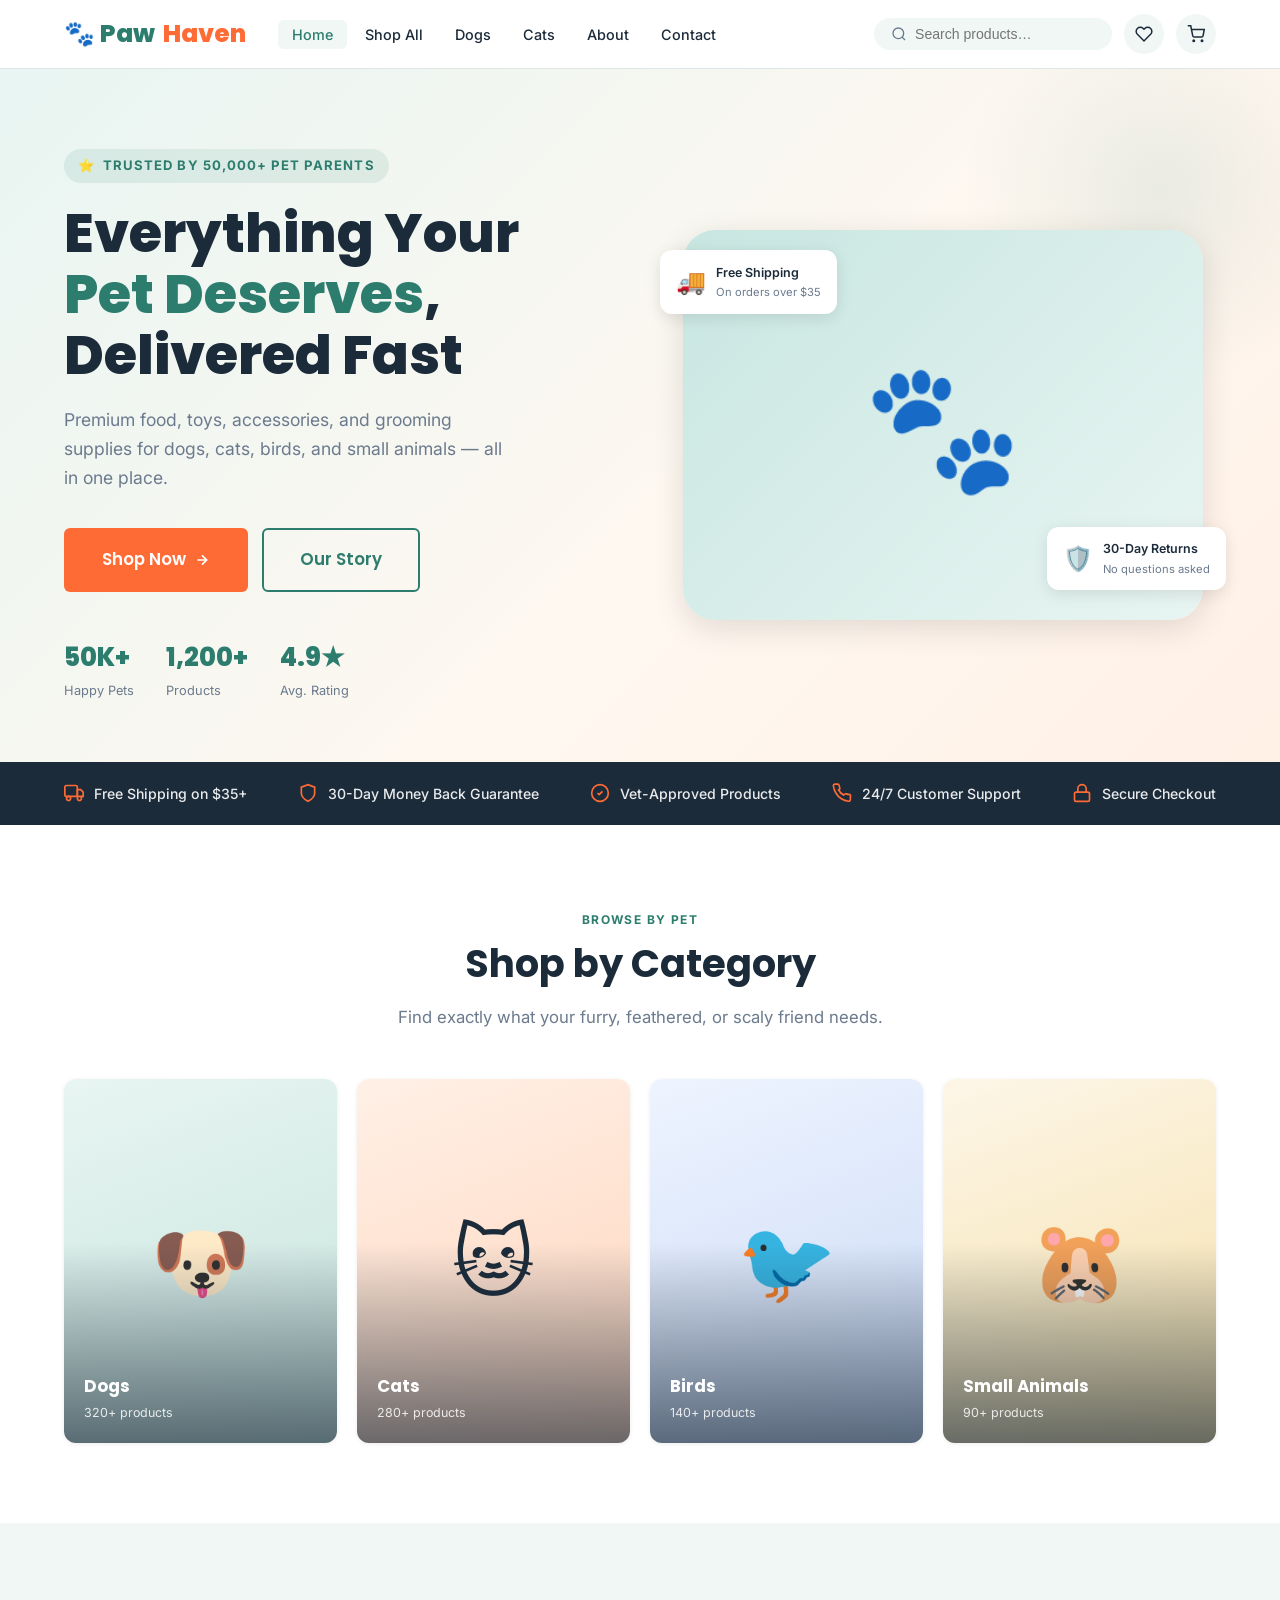
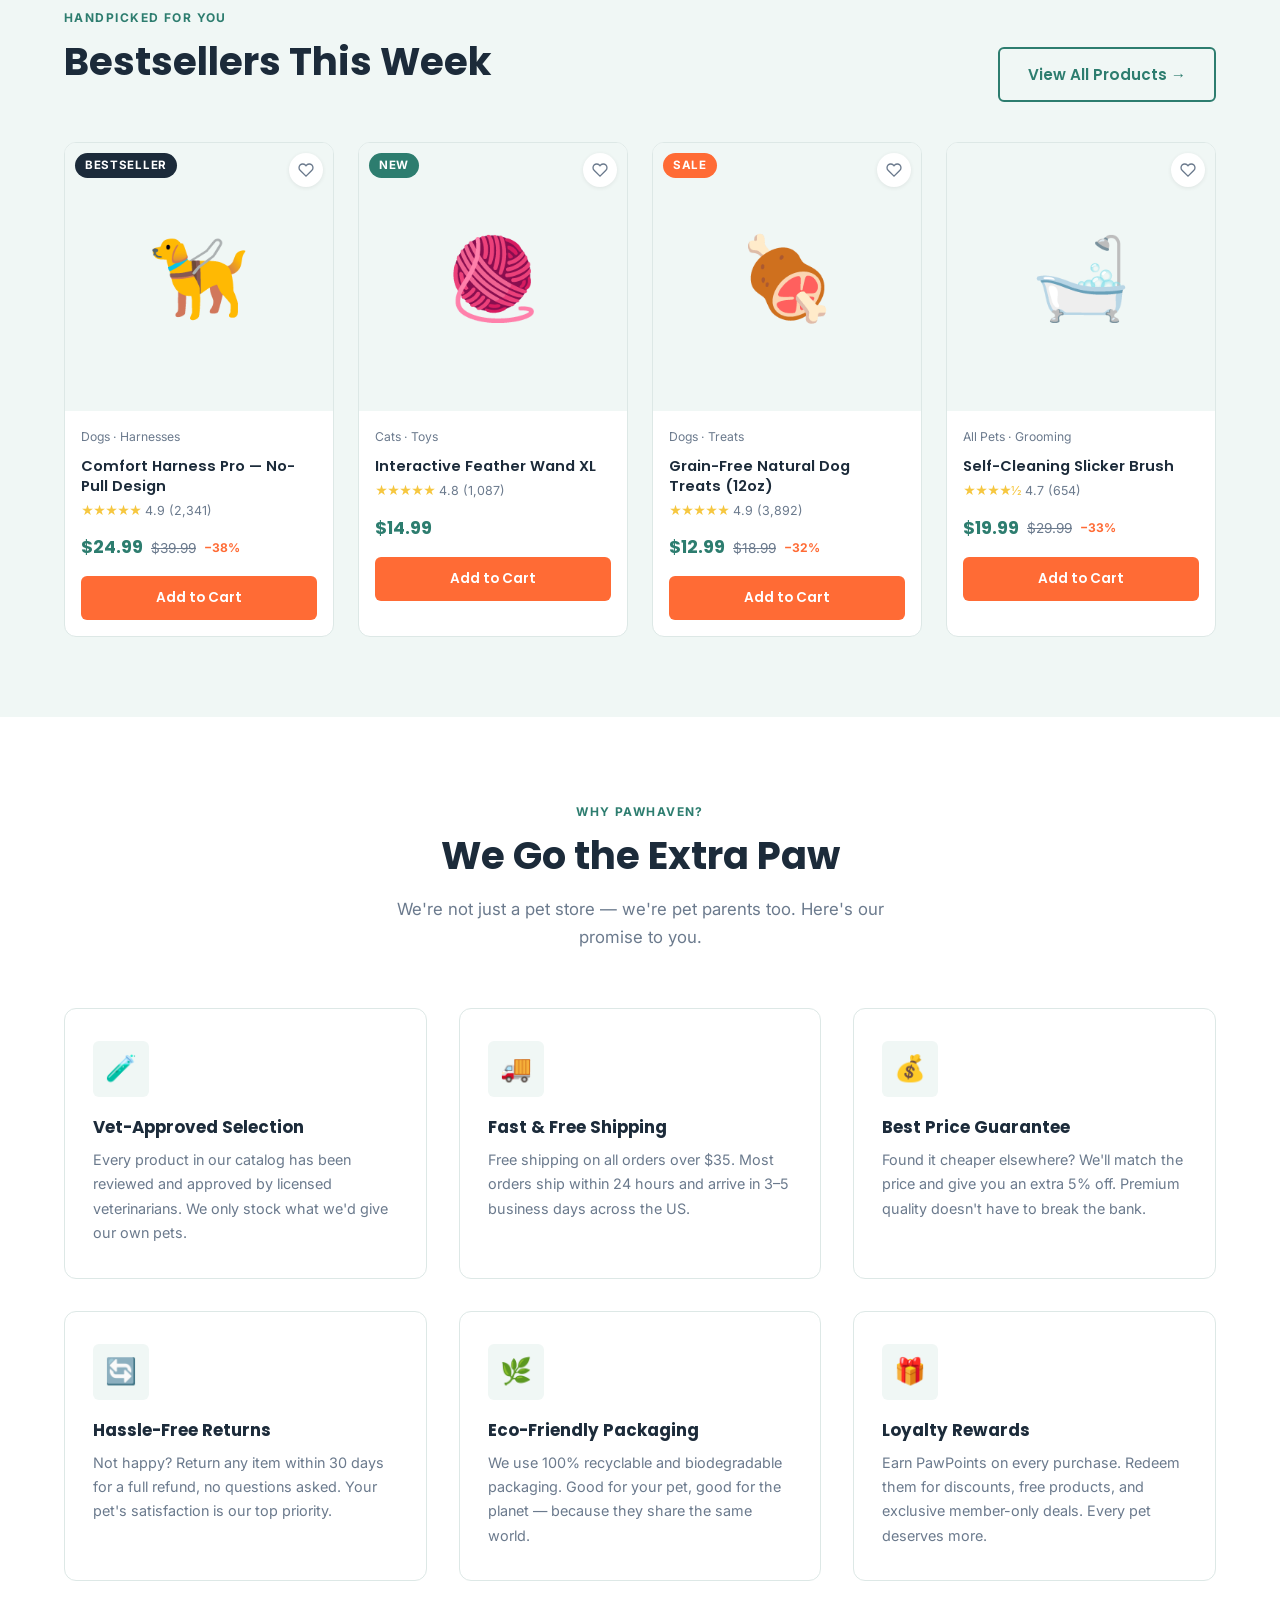
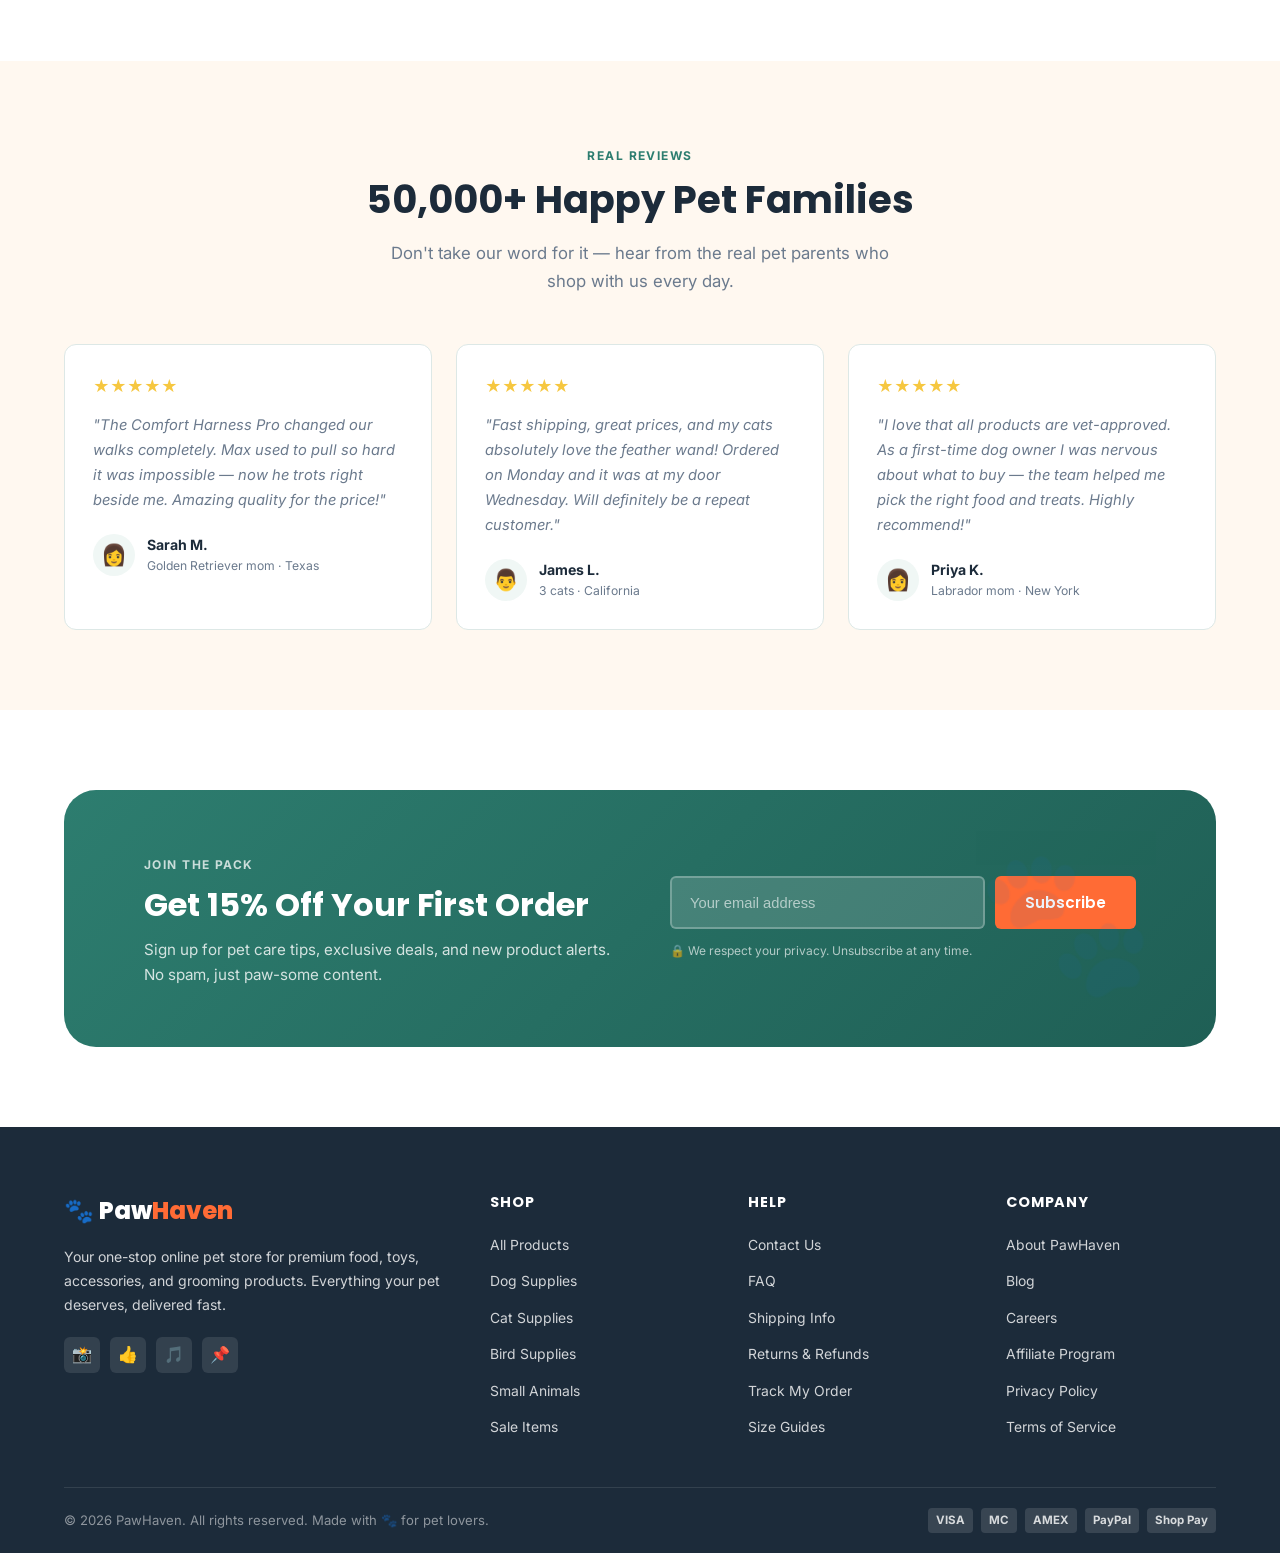
<file: index.html>
<!DOCTYPE html>
<html lang="en">
<head>
  <meta charset="UTF-8" />
  <meta name="viewport" content="width=device-width, initial-scale=1.0" />

  <!-- SEO Meta -->
  <title>PawHaven — Premium Pet Supplies Online | Free Shipping on Orders $35+</title>
  <meta name="description" content="Shop premium pet supplies for dogs, cats, birds, and small animals at PawHaven. Discover vet-recommended food, toys, accessories, and grooming products. Free shipping on orders over $35." />
  <meta name="keywords" content="pet supplies, dog accessories, cat toys, pet food, pet grooming, online pet store, cheap pet supplies, best pet products" />
  <meta name="robots" content="index, follow" />
  <link rel="canonical" href="https://pawhaven.store/" />

  <!-- Open Graph -->
  <meta property="og:type"        content="website" />
  <meta property="og:title"       content="PawHaven — Premium Pet Supplies Online" />
  <meta property="og:description" content="Everything your pet deserves. Shop premium food, toys, accessories & more with free shipping over $35." />
  <meta property="og:url"         content="https://pawhaven.store/" />
  <meta property="og:image"       content="https://pawhaven.store/img/og-home.jpg" />
  <meta property="og:site_name"   content="PawHaven" />

  <!-- Twitter Card -->
  <meta name="twitter:card"        content="summary_large_image" />
  <meta name="twitter:title"       content="PawHaven — Premium Pet Supplies Online" />
  <meta name="twitter:description" content="Everything your pet deserves. Free shipping on orders over $35." />
  <meta name="twitter:image"       content="https://pawhaven.store/img/og-home.jpg" />

  <!-- Fonts -->
  <link rel="preconnect" href="https://fonts.googleapis.com" />
  <link rel="preconnect" href="https://fonts.gstatic.com" crossorigin />
  <link href="https://fonts.googleapis.com/css2?family=Inter:wght@400;500;600&family=Poppins:wght@600;700;800&display=swap" rel="stylesheet" />

  <!-- Styles -->
  <link rel="stylesheet" href="css/style.css" />

  <!-- Structured Data: Organization -->
  <script type="application/ld+json">
  {
    "@context": "https://schema.org",
    "@type": "Organization",
    "name": "PawHaven",
    "url": "https://pawhaven.store",
    "logo": "https://pawhaven.store/img/logo.png",
    "description": "Premium pet supplies online store offering food, toys, accessories, and grooming products for dogs, cats, birds, and small animals.",
    "contactPoint": {
      "@type": "ContactPoint",
      "telephone": "+1-800-PAW-HAVEN",
      "contactType": "customer service",
      "availableLanguage": "English"
    },
    "sameAs": [
      "https://instagram.com/pawhaven",
      "https://facebook.com/pawhaven",
      "https://tiktok.com/@pawhaven"
    ]
  }
  </script>

  <!-- Structured Data: WebSite (Sitelinks Searchbox) -->
  <script type="application/ld+json">
  {
    "@context": "https://schema.org",
    "@type": "WebSite",
    "name": "PawHaven",
    "url": "https://pawhaven.store",
    "potentialAction": {
      "@type": "SearchAction",
      "target": {
        "@type": "EntryPoint",
        "urlTemplate": "https://pawhaven.store/products.html?q={search_term_string}"
      },
      "query-input": "required name=search_term_string"
    }
  }
  </script>

  <!-- Favicons -->
  <link rel="icon" href="data:image/svg+xml,<svg xmlns='http://www.w3.org/2000/svg' viewBox='0 0 100 100'><text y='.9em' font-size='90'>🐾</text></svg>" />
</head>
<body>

  <!-- ======================================================
       NAVBAR
  ====================================================== -->
  <header>
    <nav class="navbar" id="navbar" role="navigation" aria-label="Main navigation">
      <div class="container">
        <div class="navbar__inner">

          <!-- Logo -->
          <a class="navbar__logo" href="index.html" aria-label="PawHaven Home">
            🐾 Paw<span>Haven</span>
          </a>

          <!-- Nav Links -->
          <ul class="navbar__links" role="menubar">
            <li role="none"><a href="index.html"    class="active" role="menuitem">Home</a></li>
            <li role="none"><a href="products.html"           role="menuitem">Shop All</a></li>
            <li role="none"><a href="products.html?cat=dogs"  role="menuitem">Dogs</a></li>
            <li role="none"><a href="products.html?cat=cats"  role="menuitem">Cats</a></li>
            <li role="none"><a href="about.html"              role="menuitem">About</a></li>
            <li role="none"><a href="contact.html"            role="menuitem">Contact</a></li>
          </ul>

          <!-- Actions -->
          <div class="navbar__actions">
            <!-- Search -->
            <form class="navbar__search" role="search" action="products.html" method="get">
              <svg width="16" height="16" fill="none" stroke="currentColor" stroke-width="2" viewBox="0 0 24 24" aria-hidden="true"><circle cx="11" cy="11" r="8"/><path d="m21 21-4.35-4.35"/></svg>
              <input type="search" name="q" placeholder="Search products…" aria-label="Search products" />
            </form>

            <!-- Wishlist -->
            <button class="navbar__icon-btn" aria-label="Wishlist">
              <svg width="18" height="18" fill="none" stroke="currentColor" stroke-width="2" viewBox="0 0 24 24"><path d="M20.84 4.61a5.5 5.5 0 0 0-7.78 0L12 5.67l-1.06-1.06a5.5 5.5 0 0 0-7.78 7.78l1.06 1.06L12 21.23l7.78-7.78 1.06-1.06a5.5 5.5 0 0 0 0-7.78z"/></svg>
            </button>

            <!-- Cart -->
            <button class="navbar__icon-btn" aria-label="Shopping cart, 0 items" id="cart-btn">
              <svg width="18" height="18" fill="none" stroke="currentColor" stroke-width="2" viewBox="0 0 24 24"><circle cx="9" cy="21" r="1"/><circle cx="20" cy="21" r="1"/><path d="M1 1h4l2.68 13.39a2 2 0 0 0 2 1.61h9.72a2 2 0 0 0 2-1.61L23 6H6"/></svg>
              <span class="navbar__cart-count" id="cart-count" aria-live="polite">0</span>
            </button>

            <!-- Hamburger -->
            <button class="navbar__hamburger" id="hamburger" aria-label="Toggle menu" aria-expanded="false" aria-controls="mobile-menu">
              <span></span><span></span><span></span>
            </button>
          </div>
        </div>
      </div>

      <!-- Mobile Menu -->
      <div class="navbar__mobile-menu" id="mobile-menu" role="menu">
        <a href="index.html"    role="menuitem">🏠 Home</a>
        <a href="products.html" role="menuitem">🛍️ Shop All</a>
        <a href="products.html?cat=dogs" role="menuitem">🐶 Dogs</a>
        <a href="products.html?cat=cats" role="menuitem">🐱 Cats</a>
        <a href="about.html"   role="menuitem">💚 About Us</a>
        <a href="contact.html" role="menuitem">📬 Contact</a>
        <a href="products.html" class="btn btn-primary">Shop Now →</a>
      </div>
    </nav>
  </header>

  <main>

    <!-- ======================================================
         HERO
    ====================================================== -->
    <section class="hero" aria-labelledby="hero-heading">
      <div class="container">
        <div class="hero__inner">

          <!-- Copy -->
          <div class="hero__copy">
            <div class="hero__eyebrow">
              <span>⭐</span> Trusted by 50,000+ pet parents
            </div>

            <h1 class="hero__title" id="hero-heading">
              Everything Your<br/>
              <em>Pet Deserves</em>,<br/>
              Delivered Fast
            </h1>

            <p class="hero__subtitle">
              Premium food, toys, accessories, and grooming supplies for dogs, cats, birds, and small animals — all in one place.
            </p>

            <div class="hero__ctas">
              <a href="products.html" class="btn btn-primary btn-lg">
                Shop Now
                <svg width="16" height="16" fill="none" stroke="currentColor" stroke-width="2.5" viewBox="0 0 24 24"><path d="M5 12h14M12 5l7 7-7 7"/></svg>
              </a>
              <a href="about.html" class="btn btn-outline-teal btn-lg">Our Story</a>
            </div>

            <div class="hero__stats">
              <div>
                <div class="hero__stat-num">50K+</div>
                <div class="hero__stat-label">Happy Pets</div>
              </div>
              <div>
                <div class="hero__stat-num">1,200+</div>
                <div class="hero__stat-label">Products</div>
              </div>
              <div>
                <div class="hero__stat-num">4.9★</div>
                <div class="hero__stat-label">Avg. Rating</div>
              </div>
            </div>
          </div>

          <!-- Image -->
          <div class="hero__image-wrap">
            <div class="hero__img" role="img" aria-label="Happy pets with PawHaven products">🐾</div>

            <div class="hero__badge-float hero__badge-float--tl">
              <span class="hero__badge-icon">🚚</span>
              <div>
                <div class="hero__badge-text">Free Shipping</div>
                <div class="hero__badge-sub">On orders over $35</div>
              </div>
            </div>

            <div class="hero__badge-float hero__badge-float--br">
              <span class="hero__badge-icon">🛡️</span>
              <div>
                <div class="hero__badge-text">30-Day Returns</div>
                <div class="hero__badge-sub">No questions asked</div>
              </div>
            </div>
          </div>

        </div>
      </div>
    </section>

    <!-- ======================================================
         TRUST BAR
    ====================================================== -->
    <div class="trust-bar" role="complementary" aria-label="Store guarantees">
      <div class="container">
        <div class="trust-bar__inner">
          <div class="trust-bar__item">
            <svg width="20" height="20" fill="none" stroke="currentColor" stroke-width="2" viewBox="0 0 24 24"><rect x="1" y="3" width="15" height="13" rx="2"/><path d="M16 8h4l3 3v5h-7V8zM5.5 21a2.5 2.5 0 1 0 0-5 2.5 2.5 0 0 0 0 5zM18.5 21a2.5 2.5 0 1 0 0-5 2.5 2.5 0 0 0 0 5z"/></svg>
            <span>Free Shipping on $35+</span>
          </div>
          <div class="trust-bar__item">
            <svg width="20" height="20" fill="none" stroke="currentColor" stroke-width="2" viewBox="0 0 24 24"><path d="M12 22s8-4 8-10V5l-8-3-8 3v7c0 6 8 10 8 10z"/></svg>
            <span>30-Day Money Back Guarantee</span>
          </div>
          <div class="trust-bar__item">
            <svg width="20" height="20" fill="none" stroke="currentColor" stroke-width="2" viewBox="0 0 24 24"><circle cx="12" cy="12" r="10"/><path d="m9 12 2 2 4-4"/></svg>
            <span>Vet-Approved Products</span>
          </div>
          <div class="trust-bar__item">
            <svg width="20" height="20" fill="none" stroke="currentColor" stroke-width="2" viewBox="0 0 24 24"><path d="M22 16.92v3a2 2 0 0 1-2.18 2 19.79 19.79 0 0 1-8.63-3.07A19.5 19.5 0 0 1 4.69 12a19.79 19.79 0 0 1-3.07-8.67A2 2 0 0 1 3.6 1.27h3a2 2 0 0 1 2 1.72c.127.96.361 1.903.7 2.81a2 2 0 0 1-.45 2.11L7.91 8.37a16 16 0 0 0 6 6l1.27-.85a2 2 0 0 1 2.11-.45c.907.339 1.85.573 2.81.7A2 2 0 0 1 22 16.92z"/></svg>
            <span>24/7 Customer Support</span>
          </div>
          <div class="trust-bar__item">
            <svg width="20" height="20" fill="none" stroke="currentColor" stroke-width="2" viewBox="0 0 24 24"><rect x="3" y="11" width="18" height="11" rx="2" ry="2"/><path d="M7 11V7a5 5 0 0 1 10 0v4"/></svg>
            <span>Secure Checkout</span>
          </div>
        </div>
      </div>
    </div>

    <!-- ======================================================
         CATEGORIES
    ====================================================== -->
    <section class="section" aria-labelledby="categories-heading">
      <div class="container">
        <div class="text-center">
          <span class="section-label">Browse by Pet</span>
          <h2 class="section-title" id="categories-heading">Shop by Category</h2>
          <p class="section-subtitle">Find exactly what your furry, feathered, or scaly friend needs.</p>
        </div>

        <div class="categories__grid">
          <a href="products.html?cat=dogs" class="category-card category-card--dogs" aria-label="Shop dog supplies">
            <div class="category-card__bg" aria-hidden="true">🐶</div>
            <div class="category-card__overlay"></div>
            <div class="category-card__content">
              <div class="category-card__title">Dogs</div>
              <div class="category-card__count">320+ products</div>
            </div>
          </a>
          <a href="products.html?cat=cats" class="category-card category-card--cats" aria-label="Shop cat supplies">
            <div class="category-card__bg" aria-hidden="true">🐱</div>
            <div class="category-card__overlay"></div>
            <div class="category-card__content">
              <div class="category-card__title">Cats</div>
              <div class="category-card__count">280+ products</div>
            </div>
          </a>
          <a href="products.html?cat=birds" class="category-card category-card--birds" aria-label="Shop bird supplies">
            <div class="category-card__bg" aria-hidden="true">🐦</div>
            <div class="category-card__overlay"></div>
            <div class="category-card__content">
              <div class="category-card__title">Birds</div>
              <div class="category-card__count">140+ products</div>
            </div>
          </a>
          <a href="products.html?cat=small" class="category-card category-card--small" aria-label="Shop small animal supplies">
            <div class="category-card__bg" aria-hidden="true">🐹</div>
            <div class="category-card__overlay"></div>
            <div class="category-card__content">
              <div class="category-card__title">Small Animals</div>
              <div class="category-card__count">90+ products</div>
            </div>
          </a>
        </div>
      </div>
    </section>

    <!-- ======================================================
         FEATURED PRODUCTS
    ====================================================== -->
    <section class="section section--light" aria-labelledby="featured-heading">
      <div class="container">
        <div class="products__header">
          <div>
            <span class="section-label">Handpicked for You</span>
            <h2 class="section-title" id="featured-heading">Bestsellers This Week</h2>
          </div>
          <a href="products.html" class="btn btn-outline-teal">View All Products →</a>
        </div>

        <div class="products__grid" role="list" aria-label="Featured products">

          <!-- Product 1 -->
          <article class="product-card" role="listitem" itemscope itemtype="https://schema.org/Product">
            <div class="product-card__img-wrap">
              <div aria-hidden="true" style="font-size:5rem;display:flex;align-items:center;justify-content:center;width:100%;height:100%;">🦮</div>
              <div class="product-card__badges">
                <span class="badge badge-best">Bestseller</span>
              </div>
              <button class="product-card__wishlist" aria-label="Add Comfort Harness Pro to wishlist">
                <svg width="16" height="16" fill="none" stroke="currentColor" stroke-width="2" viewBox="0 0 24 24"><path d="M20.84 4.61a5.5 5.5 0 0 0-7.78 0L12 5.67l-1.06-1.06a5.5 5.5 0 0 0-7.78 7.78l1.06 1.06L12 21.23l7.78-7.78 1.06-1.06a5.5 5.5 0 0 0 0-7.78z"/></svg>
              </button>
            </div>
            <div class="product-card__body">
              <div class="product-card__category">Dogs · Harnesses</div>
              <h3 class="product-card__name" itemprop="name">Comfort Harness Pro — No-Pull Design</h3>
              <div class="product-card__stars">
                <span class="stars" aria-hidden="true">★★★★★</span>
                <span itemprop="aggregateRating" itemscope itemtype="https://schema.org/AggregateRating">
                  <meta itemprop="ratingValue" content="4.9"/>
                  <meta itemprop="reviewCount" content="2341"/>
                  4.9 (2,341)
                </span>
              </div>
              <div class="product-card__pricing">
                <span class="product-card__price" itemprop="offers" itemscope itemtype="https://schema.org/Offer">
                  <meta itemprop="price" content="24.99"/>
                  <meta itemprop="priceCurrency" content="USD"/>
                  $24.99
                </span>
                <span class="product-card__compare">$39.99</span>
                <span class="product-card__discount">−38%</span>
              </div>
              <button class="btn btn-primary btn-sm product-card__add" onclick="addToCart(this, 'Comfort Harness Pro')">
                Add to Cart
              </button>
            </div>
          </article>

          <!-- Product 2 -->
          <article class="product-card" role="listitem" itemscope itemtype="https://schema.org/Product">
            <div class="product-card__img-wrap">
              <div aria-hidden="true" style="font-size:5rem;display:flex;align-items:center;justify-content:center;width:100%;height:100%;">🧶</div>
              <div class="product-card__badges">
                <span class="badge badge-new">New</span>
              </div>
              <button class="product-card__wishlist" aria-label="Add Interactive Cat Wand to wishlist">
                <svg width="16" height="16" fill="none" stroke="currentColor" stroke-width="2" viewBox="0 0 24 24"><path d="M20.84 4.61a5.5 5.5 0 0 0-7.78 0L12 5.67l-1.06-1.06a5.5 5.5 0 0 0-7.78 7.78l1.06 1.06L12 21.23l7.78-7.78 1.06-1.06a5.5 5.5 0 0 0 0-7.78z"/></svg>
              </button>
            </div>
            <div class="product-card__body">
              <div class="product-card__category">Cats · Toys</div>
              <h3 class="product-card__name" itemprop="name">Interactive Feather Wand XL</h3>
              <div class="product-card__stars">
                <span class="stars" aria-hidden="true">★★★★★</span>
                <span itemprop="aggregateRating" itemscope itemtype="https://schema.org/AggregateRating">
                  <meta itemprop="ratingValue" content="4.8"/>
                  <meta itemprop="reviewCount" content="1087"/>
                  4.8 (1,087)
                </span>
              </div>
              <div class="product-card__pricing">
                <span class="product-card__price" itemprop="offers" itemscope itemtype="https://schema.org/Offer">
                  <meta itemprop="price" content="14.99"/>
                  <meta itemprop="priceCurrency" content="USD"/>
                  $14.99
                </span>
              </div>
              <button class="btn btn-primary btn-sm product-card__add" onclick="addToCart(this, 'Interactive Feather Wand XL')">
                Add to Cart
              </button>
            </div>
          </article>

          <!-- Product 3 -->
          <article class="product-card" role="listitem" itemscope itemtype="https://schema.org/Product">
            <div class="product-card__img-wrap">
              <div aria-hidden="true" style="font-size:5rem;display:flex;align-items:center;justify-content:center;width:100%;height:100%;">🍖</div>
              <div class="product-card__badges">
                <span class="badge badge-sale">Sale</span>
              </div>
              <button class="product-card__wishlist" aria-label="Add Natural Dog Treats to wishlist">
                <svg width="16" height="16" fill="none" stroke="currentColor" stroke-width="2" viewBox="0 0 24 24"><path d="M20.84 4.61a5.5 5.5 0 0 0-7.78 0L12 5.67l-1.06-1.06a5.5 5.5 0 0 0-7.78 7.78l1.06 1.06L12 21.23l7.78-7.78 1.06-1.06a5.5 5.5 0 0 0 0-7.78z"/></svg>
              </button>
            </div>
            <div class="product-card__body">
              <div class="product-card__category">Dogs · Treats</div>
              <h3 class="product-card__name" itemprop="name">Grain-Free Natural Dog Treats (12oz)</h3>
              <div class="product-card__stars">
                <span class="stars" aria-hidden="true">★★★★★</span>
                <span itemprop="aggregateRating" itemscope itemtype="https://schema.org/AggregateRating">
                  <meta itemprop="ratingValue" content="4.9"/>
                  <meta itemprop="reviewCount" content="3892"/>
                  4.9 (3,892)
                </span>
              </div>
              <div class="product-card__pricing">
                <span class="product-card__price" itemprop="offers" itemscope itemtype="https://schema.org/Offer">
                  <meta itemprop="price" content="12.99"/>
                  <meta itemprop="priceCurrency" content="USD"/>
                  $12.99
                </span>
                <span class="product-card__compare">$18.99</span>
                <span class="product-card__discount">−32%</span>
              </div>
              <button class="btn btn-primary btn-sm product-card__add" onclick="addToCart(this, 'Grain-Free Dog Treats')">
                Add to Cart
              </button>
            </div>
          </article>

          <!-- Product 4 -->
          <article class="product-card" role="listitem" itemscope itemtype="https://schema.org/Product">
            <div class="product-card__img-wrap">
              <div aria-hidden="true" style="font-size:5rem;display:flex;align-items:center;justify-content:center;width:100%;height:100%;">🛁</div>
              <button class="product-card__wishlist" aria-label="Add Self-Cleaning Brush to wishlist">
                <svg width="16" height="16" fill="none" stroke="currentColor" stroke-width="2" viewBox="0 0 24 24"><path d="M20.84 4.61a5.5 5.5 0 0 0-7.78 0L12 5.67l-1.06-1.06a5.5 5.5 0 0 0-7.78 7.78l1.06 1.06L12 21.23l7.78-7.78 1.06-1.06a5.5 5.5 0 0 0 0-7.78z"/></svg>
              </button>
            </div>
            <div class="product-card__body">
              <div class="product-card__category">All Pets · Grooming</div>
              <h3 class="product-card__name" itemprop="name">Self-Cleaning Slicker Brush</h3>
              <div class="product-card__stars">
                <span class="stars" aria-hidden="true">★★★★½</span>
                <span itemprop="aggregateRating" itemscope itemtype="https://schema.org/AggregateRating">
                  <meta itemprop="ratingValue" content="4.7"/>
                  <meta itemprop="reviewCount" content="654"/>
                  4.7 (654)
                </span>
              </div>
              <div class="product-card__pricing">
                <span class="product-card__price" itemprop="offers" itemscope itemtype="https://schema.org/Offer">
                  <meta itemprop="price" content="19.99"/>
                  <meta itemprop="priceCurrency" content="USD"/>
                  $19.99
                </span>
                <span class="product-card__compare">$29.99</span>
                <span class="product-card__discount">−33%</span>
              </div>
              <button class="btn btn-primary btn-sm product-card__add" onclick="addToCart(this, 'Self-Cleaning Slicker Brush')">
                Add to Cart
              </button>
            </div>
          </article>

        </div>
      </div>
    </section>

    <!-- ======================================================
         WHY PAWHAVEN
    ====================================================== -->
    <section class="section" aria-labelledby="features-heading">
      <div class="container">
        <div class="text-center">
          <span class="section-label">Why PawHaven?</span>
          <h2 class="section-title" id="features-heading">We Go the Extra Paw</h2>
          <p class="section-subtitle">We're not just a pet store — we're pet parents too. Here's our promise to you.</p>
        </div>

        <div class="features__grid">
          <div class="feature-card">
            <div class="feature-card__icon" aria-hidden="true">🧪</div>
            <h3 class="feature-card__title">Vet-Approved Selection</h3>
            <p class="feature-card__text">Every product in our catalog has been reviewed and approved by licensed veterinarians. We only stock what we'd give our own pets.</p>
          </div>
          <div class="feature-card">
            <div class="feature-card__icon" aria-hidden="true">🚚</div>
            <h3 class="feature-card__title">Fast & Free Shipping</h3>
            <p class="feature-card__text">Free shipping on all orders over $35. Most orders ship within 24 hours and arrive in 3–5 business days across the US.</p>
          </div>
          <div class="feature-card">
            <div class="feature-card__icon" aria-hidden="true">💰</div>
            <h3 class="feature-card__title">Best Price Guarantee</h3>
            <p class="feature-card__text">Found it cheaper elsewhere? We'll match the price and give you an extra 5% off. Premium quality doesn't have to break the bank.</p>
          </div>
          <div class="feature-card">
            <div class="feature-card__icon" aria-hidden="true">🔄</div>
            <h3 class="feature-card__title">Hassle-Free Returns</h3>
            <p class="feature-card__text">Not happy? Return any item within 30 days for a full refund, no questions asked. Your pet's satisfaction is our top priority.</p>
          </div>
          <div class="feature-card">
            <div class="feature-card__icon" aria-hidden="true">🌿</div>
            <h3 class="feature-card__title">Eco-Friendly Packaging</h3>
            <p class="feature-card__text">We use 100% recyclable and biodegradable packaging. Good for your pet, good for the planet — because they share the same world.</p>
          </div>
          <div class="feature-card">
            <div class="feature-card__icon" aria-hidden="true">🎁</div>
            <h3 class="feature-card__title">Loyalty Rewards</h3>
            <p class="feature-card__text">Earn PawPoints on every purchase. Redeem them for discounts, free products, and exclusive member-only deals. Every pet deserves more.</p>
          </div>
        </div>
      </div>
    </section>

    <!-- ======================================================
         TESTIMONIALS
    ====================================================== -->
    <section class="section section--cream" aria-labelledby="reviews-heading">
      <div class="container">
        <div class="text-center">
          <span class="section-label">Real Reviews</span>
          <h2 class="section-title" id="reviews-heading">50,000+ Happy Pet Families</h2>
          <p class="section-subtitle">Don't take our word for it — hear from the real pet parents who shop with us every day.</p>
        </div>

        <div class="testimonials__grid">

          <article class="testimonial-card" itemscope itemtype="https://schema.org/Review">
            <div class="testimonial-card__stars" aria-label="5 out of 5 stars">★★★★★</div>
            <p class="testimonial-card__text" itemprop="reviewBody">
              "The Comfort Harness Pro changed our walks completely. Max used to pull so hard it was impossible — now he trots right beside me. Amazing quality for the price!"
            </p>
            <div class="testimonial-card__author">
              <div class="testimonial-card__avatar" aria-hidden="true">👩</div>
              <div>
                <div class="testimonial-card__name" itemprop="author">Sarah M.</div>
                <div class="testimonial-card__meta">Golden Retriever mom · Texas</div>
              </div>
            </div>
          </article>

          <article class="testimonial-card" itemscope itemtype="https://schema.org/Review">
            <div class="testimonial-card__stars" aria-label="5 out of 5 stars">★★★★★</div>
            <p class="testimonial-card__text" itemprop="reviewBody">
              "Fast shipping, great prices, and my cats absolutely love the feather wand! Ordered on Monday and it was at my door Wednesday. Will definitely be a repeat customer."
            </p>
            <div class="testimonial-card__author">
              <div class="testimonial-card__avatar" aria-hidden="true">👨</div>
              <div>
                <div class="testimonial-card__name" itemprop="author">James L.</div>
                <div class="testimonial-card__meta">3 cats · California</div>
              </div>
            </div>
          </article>

          <article class="testimonial-card" itemscope itemtype="https://schema.org/Review">
            <div class="testimonial-card__stars" aria-label="5 out of 5 stars">★★★★★</div>
            <p class="testimonial-card__text" itemprop="reviewBody">
              "I love that all products are vet-approved. As a first-time dog owner I was nervous about what to buy — the team helped me pick the right food and treats. Highly recommend!"
            </p>
            <div class="testimonial-card__author">
              <div class="testimonial-card__avatar" aria-hidden="true">👩</div>
              <div>
                <div class="testimonial-card__name" itemprop="author">Priya K.</div>
                <div class="testimonial-card__meta">Labrador mom · New York</div>
              </div>
            </div>
          </article>

        </div>
      </div>
    </section>

    <!-- ======================================================
         NEWSLETTER
    ====================================================== -->
    <section class="section" aria-labelledby="newsletter-heading">
      <div class="container">
        <div class="newsletter__inner">
          <div>
            <span class="section-label" style="color:rgba(255,255,255,.75)">Join the Pack</span>
            <h2 class="newsletter__title" id="newsletter-heading">Get 15% Off Your First Order</h2>
            <p class="newsletter__subtitle">Sign up for pet care tips, exclusive deals, and new product alerts. No spam, just paw-some content.</p>
          </div>
          <div>
            <form class="newsletter__form" onsubmit="handleNewsletter(event)" novalidate aria-label="Newsletter signup">
              <div class="newsletter__row">
                <input class="newsletter__input" type="email" placeholder="Your email address" aria-label="Email address" required />
                <button type="submit" class="btn btn-primary">Subscribe</button>
              </div>
              <p class="newsletter__note">🔒 We respect your privacy. Unsubscribe at any time.</p>
            </form>
          </div>
        </div>
      </div>
    </section>

  </main>

  <!-- ======================================================
       FOOTER
  ====================================================== -->
  <footer class="footer" role="contentinfo">
    <div class="container">
      <div class="footer__top">

        <!-- Brand -->
        <div>
          <div class="footer__brand-logo">🐾 Paw<span>Haven</span></div>
          <p class="footer__brand-text">
            Your one-stop online pet store for premium food, toys, accessories, and grooming products. Everything your pet deserves, delivered fast.
          </p>
          <div class="footer__socials" aria-label="Follow us on social media">
            <button class="footer__social-btn" aria-label="Follow on Instagram">📸</button>
            <button class="footer__social-btn" aria-label="Follow on Facebook">👍</button>
            <button class="footer__social-btn" aria-label="Follow on TikTok">🎵</button>
            <button class="footer__social-btn" aria-label="Follow on Pinterest">📌</button>
          </div>
        </div>

        <!-- Shop -->
        <nav aria-label="Shop navigation">
          <div class="footer__col-title">Shop</div>
          <ul class="footer__links">
            <li><a href="products.html">All Products</a></li>
            <li><a href="products.html?cat=dogs">Dog Supplies</a></li>
            <li><a href="products.html?cat=cats">Cat Supplies</a></li>
            <li><a href="products.html?cat=birds">Bird Supplies</a></li>
            <li><a href="products.html?cat=small">Small Animals</a></li>
            <li><a href="products.html?sale=1">Sale Items</a></li>
          </ul>
        </nav>

        <!-- Help -->
        <nav aria-label="Help navigation">
          <div class="footer__col-title">Help</div>
          <ul class="footer__links">
            <li><a href="contact.html">Contact Us</a></li>
            <li><a href="#">FAQ</a></li>
            <li><a href="#">Shipping Info</a></li>
            <li><a href="#">Returns & Refunds</a></li>
            <li><a href="#">Track My Order</a></li>
            <li><a href="#">Size Guides</a></li>
          </ul>
        </nav>

        <!-- Company -->
        <nav aria-label="Company navigation">
          <div class="footer__col-title">Company</div>
          <ul class="footer__links">
            <li><a href="about.html">About PawHaven</a></li>
            <li><a href="#">Blog</a></li>
            <li><a href="#">Careers</a></li>
            <li><a href="#">Affiliate Program</a></li>
            <li><a href="#">Privacy Policy</a></li>
            <li><a href="#">Terms of Service</a></li>
          </ul>
        </nav>

      </div>

      <div class="footer__bottom">
        <span>© 2026 PawHaven. All rights reserved. Made with 🐾 for pet lovers.</span>
        <div class="footer__payments" aria-label="Accepted payment methods">
          <span class="footer__payment-badge">VISA</span>
          <span class="footer__payment-badge">MC</span>
          <span class="footer__payment-badge">AMEX</span>
          <span class="footer__payment-badge">PayPal</span>
          <span class="footer__payment-badge">Shop Pay</span>
        </div>
      </div>
    </div>
  </footer>

  <!-- Toast notification -->
  <div id="toast" style="
    position:fixed; bottom:24px; left:50%; transform:translateX(-50%) translateY(80px);
    background:var(--navy); color:white; padding:14px 24px; border-radius:40px;
    font-size:.88rem; font-weight:600; box-shadow:0 8px 32px rgba(0,0,0,.2);
    transition:transform .3s ease, opacity .3s ease; opacity:0; z-index:9999;
    white-space:nowrap; pointer-events:none;
  " role="status" aria-live="polite"></div>

  <script src="js/main.js"></script>
</body>
</html>
</file>
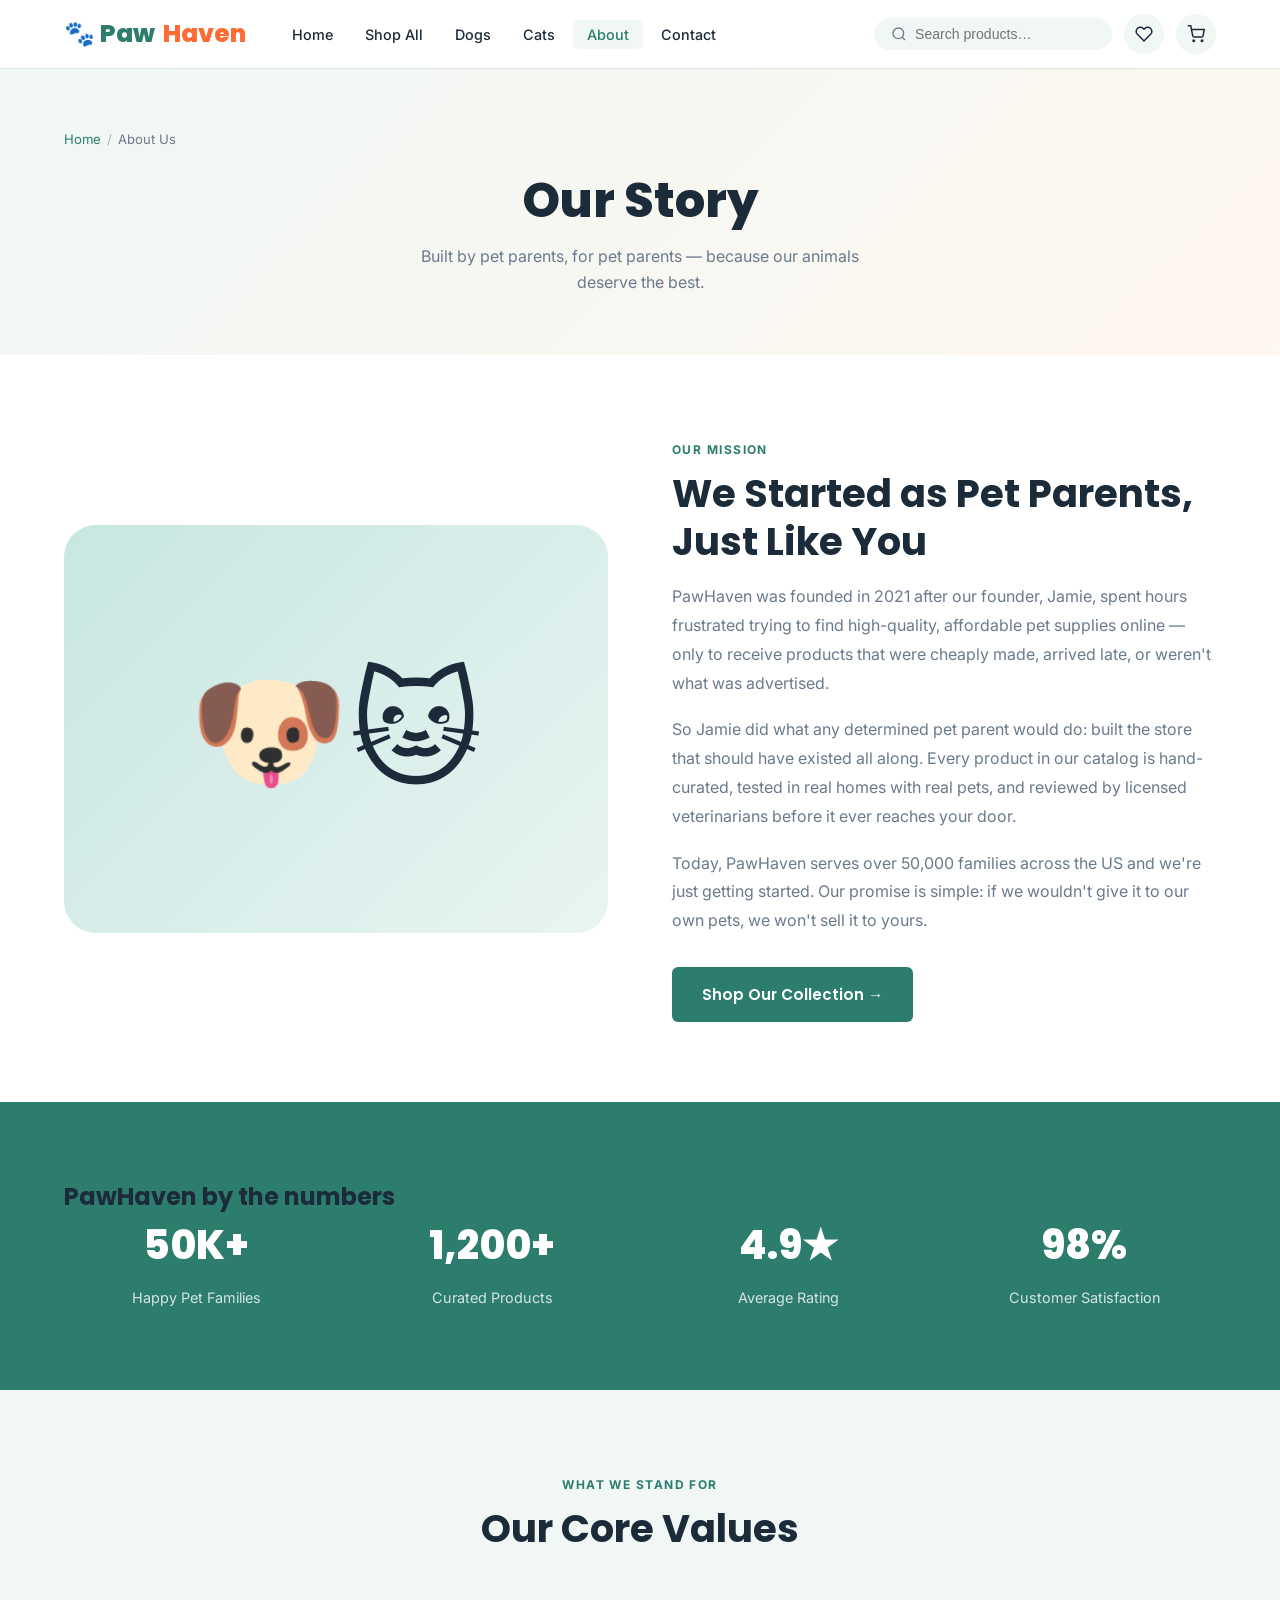
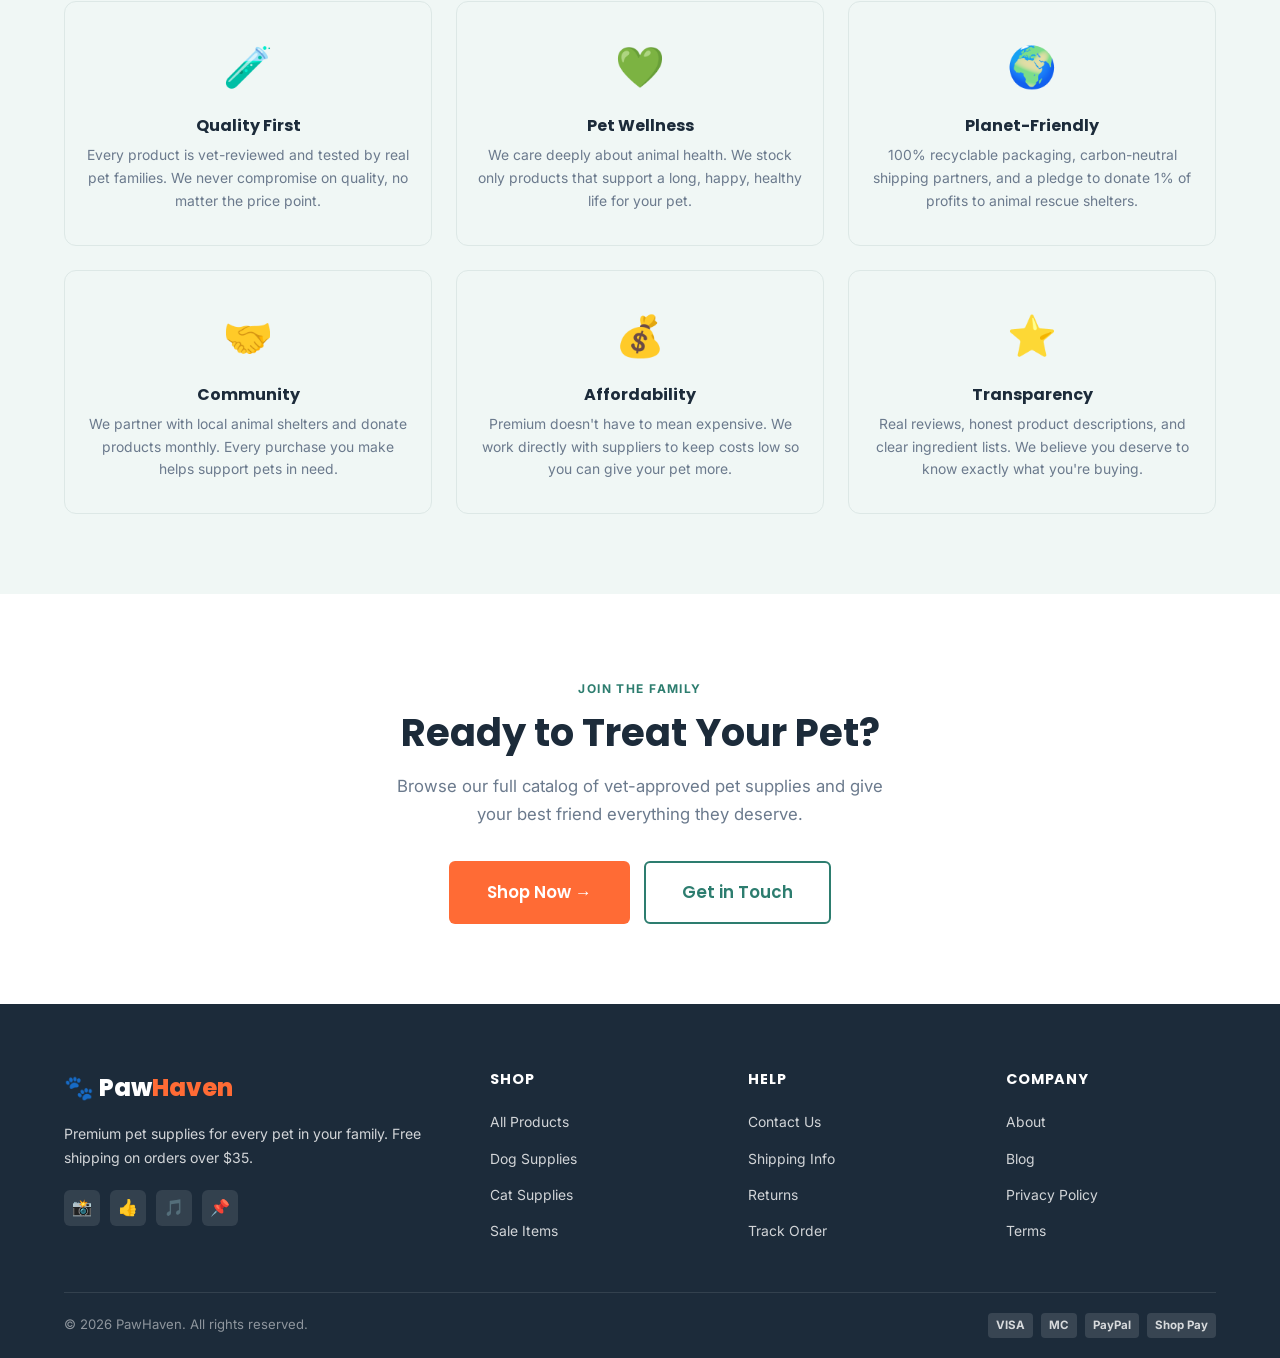
<file: about.html>
<!DOCTYPE html>
<html lang="en">
<head>
  <meta charset="UTF-8" />
  <meta name="viewport" content="width=device-width, initial-scale=1.0" />

  <title>About PawHaven — Our Story & Mission | Premium Pet Supplies</title>
  <meta name="description" content="Learn about PawHaven's story, mission, and commitment to pet wellness. We're pet parents first, and everything we sell is vet-approved and rigorously tested." />
  <meta name="robots" content="index, follow" />
  <link rel="canonical" href="https://pawhaven.store/about.html" />

  <meta property="og:type"        content="website" />
  <meta property="og:title"       content="About PawHaven — Our Story & Mission" />
  <meta property="og:description" content="Pet parents first. Everything we sell is vet-approved. Learn our story." />
  <meta property="og:url"         content="https://pawhaven.store/about.html" />

  <link rel="preconnect" href="https://fonts.googleapis.com" />
  <link rel="preconnect" href="https://fonts.gstatic.com" crossorigin />
  <link href="https://fonts.googleapis.com/css2?family=Inter:wght@400;500;600&family=Poppins:wght@600;700;800&display=swap" rel="stylesheet" />
  <link rel="stylesheet" href="css/style.css" />

  <script type="application/ld+json">
  {
    "@context": "https://schema.org",
    "@type": "AboutPage",
    "name": "About PawHaven",
    "url": "https://pawhaven.store/about.html",
    "description": "The story behind PawHaven — a pet store built by pet lovers, for pet lovers.",
    "breadcrumb": {
      "@type": "BreadcrumbList",
      "itemListElement": [
        { "@type": "ListItem", "position": 1, "name": "Home", "item": "https://pawhaven.store/" },
        { "@type": "ListItem", "position": 2, "name": "About", "item": "https://pawhaven.store/about.html" }
      ]
    }
  }
  </script>

  <link rel="icon" href="data:image/svg+xml,<svg xmlns='http://www.w3.org/2000/svg' viewBox='0 0 100 100'><text y='.9em' font-size='90'>🐾</text></svg>" />
</head>
<body>

  <!-- NAVBAR -->
  <header>
    <nav class="navbar" id="navbar" role="navigation" aria-label="Main navigation">
      <div class="container">
        <div class="navbar__inner">
          <a class="navbar__logo" href="index.html" aria-label="PawHaven Home">🐾 Paw<span>Haven</span></a>
          <ul class="navbar__links" role="menubar">
            <li><a href="index.html" role="menuitem">Home</a></li>
            <li><a href="products.html" role="menuitem">Shop All</a></li>
            <li><a href="products.html?cat=dogs" role="menuitem">Dogs</a></li>
            <li><a href="products.html?cat=cats" role="menuitem">Cats</a></li>
            <li><a href="about.html" class="active" role="menuitem">About</a></li>
            <li><a href="contact.html" role="menuitem">Contact</a></li>
          </ul>
          <div class="navbar__actions">
            <form class="navbar__search" role="search" action="products.html" method="get">
              <svg width="16" height="16" fill="none" stroke="currentColor" stroke-width="2" viewBox="0 0 24 24"><circle cx="11" cy="11" r="8"/><path d="m21 21-4.35-4.35"/></svg>
              <input type="search" name="q" placeholder="Search products…" aria-label="Search products" />
            </form>
            <button class="navbar__icon-btn" aria-label="Wishlist">
              <svg width="18" height="18" fill="none" stroke="currentColor" stroke-width="2" viewBox="0 0 24 24"><path d="M20.84 4.61a5.5 5.5 0 0 0-7.78 0L12 5.67l-1.06-1.06a5.5 5.5 0 0 0-7.78 7.78l1.06 1.06L12 21.23l7.78-7.78 1.06-1.06a5.5 5.5 0 0 0 0-7.78z"/></svg>
            </button>
            <button class="navbar__icon-btn" aria-label="Cart" id="cart-btn">
              <svg width="18" height="18" fill="none" stroke="currentColor" stroke-width="2" viewBox="0 0 24 24"><circle cx="9" cy="21" r="1"/><circle cx="20" cy="21" r="1"/><path d="M1 1h4l2.68 13.39a2 2 0 0 0 2 1.61h9.72a2 2 0 0 0 2-1.61L23 6H6"/></svg>
              <span class="navbar__cart-count" id="cart-count" aria-live="polite">0</span>
            </button>
            <button class="navbar__hamburger" id="hamburger" aria-label="Toggle menu" aria-expanded="false">
              <span></span><span></span><span></span>
            </button>
          </div>
        </div>
      </div>
      <div class="navbar__mobile-menu" id="mobile-menu" role="menu">
        <a href="index.html">🏠 Home</a>
        <a href="products.html">🛍️ Shop All</a>
        <a href="products.html?cat=dogs">🐶 Dogs</a>
        <a href="products.html?cat=cats">🐱 Cats</a>
        <a href="about.html">💚 About Us</a>
        <a href="contact.html">📬 Contact</a>
      </div>
    </nav>
  </header>

  <main>

    <!-- Page Hero -->
    <section class="page-hero" aria-labelledby="about-title">
      <div class="container">
        <nav class="breadcrumb" aria-label="Breadcrumb">
          <a href="index.html">Home</a>
          <span class="breadcrumb-sep" aria-hidden="true">/</span>
          <span aria-current="page">About Us</span>
        </nav>
        <h1 class="page-hero__title" id="about-title">Our Story</h1>
        <p class="page-hero__subtitle">Built by pet parents, for pet parents — because our animals deserve the best.</p>
      </div>
    </section>

    <!-- Mission -->
    <section class="section" aria-labelledby="mission-heading">
      <div class="container">
        <div class="about-mission">
          <div class="about-mission__img" role="img" aria-label="Happy pets and owner">🐶🐱</div>
          <div>
            <span class="section-label">Our Mission</span>
            <h2 class="section-title" id="mission-heading">We Started as Pet Parents, Just Like You</h2>
            <p style="color:var(--gray);line-height:1.8;margin-bottom:18px;">
              PawHaven was founded in 2021 after our founder, Jamie, spent hours frustrated trying to find high-quality, affordable pet supplies online — only to receive products that were cheaply made, arrived late, or weren't what was advertised.
            </p>
            <p style="color:var(--gray);line-height:1.8;margin-bottom:18px;">
              So Jamie did what any determined pet parent would do: built the store that should have existed all along. Every product in our catalog is hand-curated, tested in real homes with real pets, and reviewed by licensed veterinarians before it ever reaches your door.
            </p>
            <p style="color:var(--gray);line-height:1.8;margin-bottom:32px;">
              Today, PawHaven serves over 50,000 families across the US and we're just getting started. Our promise is simple: if we wouldn't give it to our own pets, we won't sell it to yours.
            </p>
            <a href="products.html" class="btn btn-secondary">Shop Our Collection →</a>
          </div>
        </div>
      </div>
    </section>

    <!-- Stats -->
    <section class="section section--teal" aria-labelledby="stats-heading">
      <div class="container">
        <h2 id="stats-heading" class="visually-hidden">PawHaven by the numbers</h2>
        <div style="display:grid;grid-template-columns:repeat(4,1fr);gap:32px;text-align:center;">
          <div>
            <div style="font-family:'Poppins',sans-serif;font-size:2.5rem;font-weight:800;color:white;margin-bottom:8px;">50K+</div>
            <div style="color:rgba(255,255,255,.8);font-size:.9rem;">Happy Pet Families</div>
          </div>
          <div>
            <div style="font-family:'Poppins',sans-serif;font-size:2.5rem;font-weight:800;color:white;margin-bottom:8px;">1,200+</div>
            <div style="color:rgba(255,255,255,.8);font-size:.9rem;">Curated Products</div>
          </div>
          <div>
            <div style="font-family:'Poppins',sans-serif;font-size:2.5rem;font-weight:800;color:white;margin-bottom:8px;">4.9★</div>
            <div style="color:rgba(255,255,255,.8);font-size:.9rem;">Average Rating</div>
          </div>
          <div>
            <div style="font-family:'Poppins',sans-serif;font-size:2.5rem;font-weight:800;color:white;margin-bottom:8px;">98%</div>
            <div style="color:rgba(255,255,255,.8);font-size:.9rem;">Customer Satisfaction</div>
          </div>
        </div>
      </div>
    </section>

    <!-- Values -->
    <section class="section section--light" aria-labelledby="values-heading">
      <div class="container">
        <div class="text-center">
          <span class="section-label">What We Stand For</span>
          <h2 class="section-title" id="values-heading">Our Core Values</h2>
        </div>
        <div class="about-values">
          <div class="value-card">
            <div class="value-card__icon">🧪</div>
            <h3 class="value-card__title">Quality First</h3>
            <p class="value-card__text">Every product is vet-reviewed and tested by real pet families. We never compromise on quality, no matter the price point.</p>
          </div>
          <div class="value-card">
            <div class="value-card__icon">💚</div>
            <h3 class="value-card__title">Pet Wellness</h3>
            <p class="value-card__text">We care deeply about animal health. We stock only products that support a long, happy, healthy life for your pet.</p>
          </div>
          <div class="value-card">
            <div class="value-card__icon">🌍</div>
            <h3 class="value-card__title">Planet-Friendly</h3>
            <p class="value-card__text">100% recyclable packaging, carbon-neutral shipping partners, and a pledge to donate 1% of profits to animal rescue shelters.</p>
          </div>
          <div class="value-card">
            <div class="value-card__icon">🤝</div>
            <h3 class="value-card__title">Community</h3>
            <p class="value-card__text">We partner with local animal shelters and donate products monthly. Every purchase you make helps support pets in need.</p>
          </div>
          <div class="value-card">
            <div class="value-card__icon">💰</div>
            <h3 class="value-card__title">Affordability</h3>
            <p class="value-card__text">Premium doesn't have to mean expensive. We work directly with suppliers to keep costs low so you can give your pet more.</p>
          </div>
          <div class="value-card">
            <div class="value-card__icon">⭐</div>
            <h3 class="value-card__title">Transparency</h3>
            <p class="value-card__text">Real reviews, honest product descriptions, and clear ingredient lists. We believe you deserve to know exactly what you're buying.</p>
          </div>
        </div>
      </div>
    </section>

    <!-- CTA -->
    <section class="section" aria-labelledby="cta-heading">
      <div class="container text-center">
        <span class="section-label">Join the Family</span>
        <h2 class="section-title" id="cta-heading">Ready to Treat Your Pet?</h2>
        <p class="section-subtitle" style="margin:0 auto 32px;">Browse our full catalog of vet-approved pet supplies and give your best friend everything they deserve.</p>
        <div style="display:flex;gap:14px;justify-content:center;flex-wrap:wrap;">
          <a href="products.html" class="btn btn-primary btn-lg">Shop Now →</a>
          <a href="contact.html" class="btn btn-outline-teal btn-lg">Get in Touch</a>
        </div>
      </div>
    </section>

  </main>

  <!-- FOOTER -->
  <footer class="footer" role="contentinfo">
    <div class="container">
      <div class="footer__top">
        <div>
          <div class="footer__brand-logo">🐾 Paw<span>Haven</span></div>
          <p class="footer__brand-text">Premium pet supplies for every pet in your family. Free shipping on orders over $35.</p>
          <div class="footer__socials">
            <button class="footer__social-btn" aria-label="Instagram">📸</button>
            <button class="footer__social-btn" aria-label="Facebook">👍</button>
            <button class="footer__social-btn" aria-label="TikTok">🎵</button>
            <button class="footer__social-btn" aria-label="Pinterest">📌</button>
          </div>
        </div>
        <nav aria-label="Shop"><div class="footer__col-title">Shop</div>
          <ul class="footer__links">
            <li><a href="products.html">All Products</a></li>
            <li><a href="products.html?cat=dogs">Dog Supplies</a></li>
            <li><a href="products.html?cat=cats">Cat Supplies</a></li>
            <li><a href="products.html?sale=1">Sale Items</a></li>
          </ul>
        </nav>
        <nav aria-label="Help"><div class="footer__col-title">Help</div>
          <ul class="footer__links">
            <li><a href="contact.html">Contact Us</a></li>
            <li><a href="#">Shipping Info</a></li>
            <li><a href="#">Returns</a></li>
            <li><a href="#">Track Order</a></li>
          </ul>
        </nav>
        <nav aria-label="Company"><div class="footer__col-title">Company</div>
          <ul class="footer__links">
            <li><a href="about.html">About</a></li>
            <li><a href="#">Blog</a></li>
            <li><a href="#">Privacy Policy</a></li>
            <li><a href="#">Terms</a></li>
          </ul>
        </nav>
      </div>
      <div class="footer__bottom">
        <span>© 2026 PawHaven. All rights reserved.</span>
        <div class="footer__payments">
          <span class="footer__payment-badge">VISA</span>
          <span class="footer__payment-badge">MC</span>
          <span class="footer__payment-badge">PayPal</span>
          <span class="footer__payment-badge">Shop Pay</span>
        </div>
      </div>
    </div>
  </footer>

  <div id="toast" style="position:fixed;bottom:24px;left:50%;transform:translateX(-50%) translateY(80px);background:var(--navy);color:white;padding:14px 24px;border-radius:40px;font-size:.88rem;font-weight:600;box-shadow:0 8px 32px rgba(0,0,0,.2);transition:transform .3s ease,opacity .3s ease;opacity:0;z-index:9999;white-space:nowrap;pointer-events:none;" role="status" aria-live="polite"></div>
  <script src="js/main.js"></script>
</body>
</html>
</file>
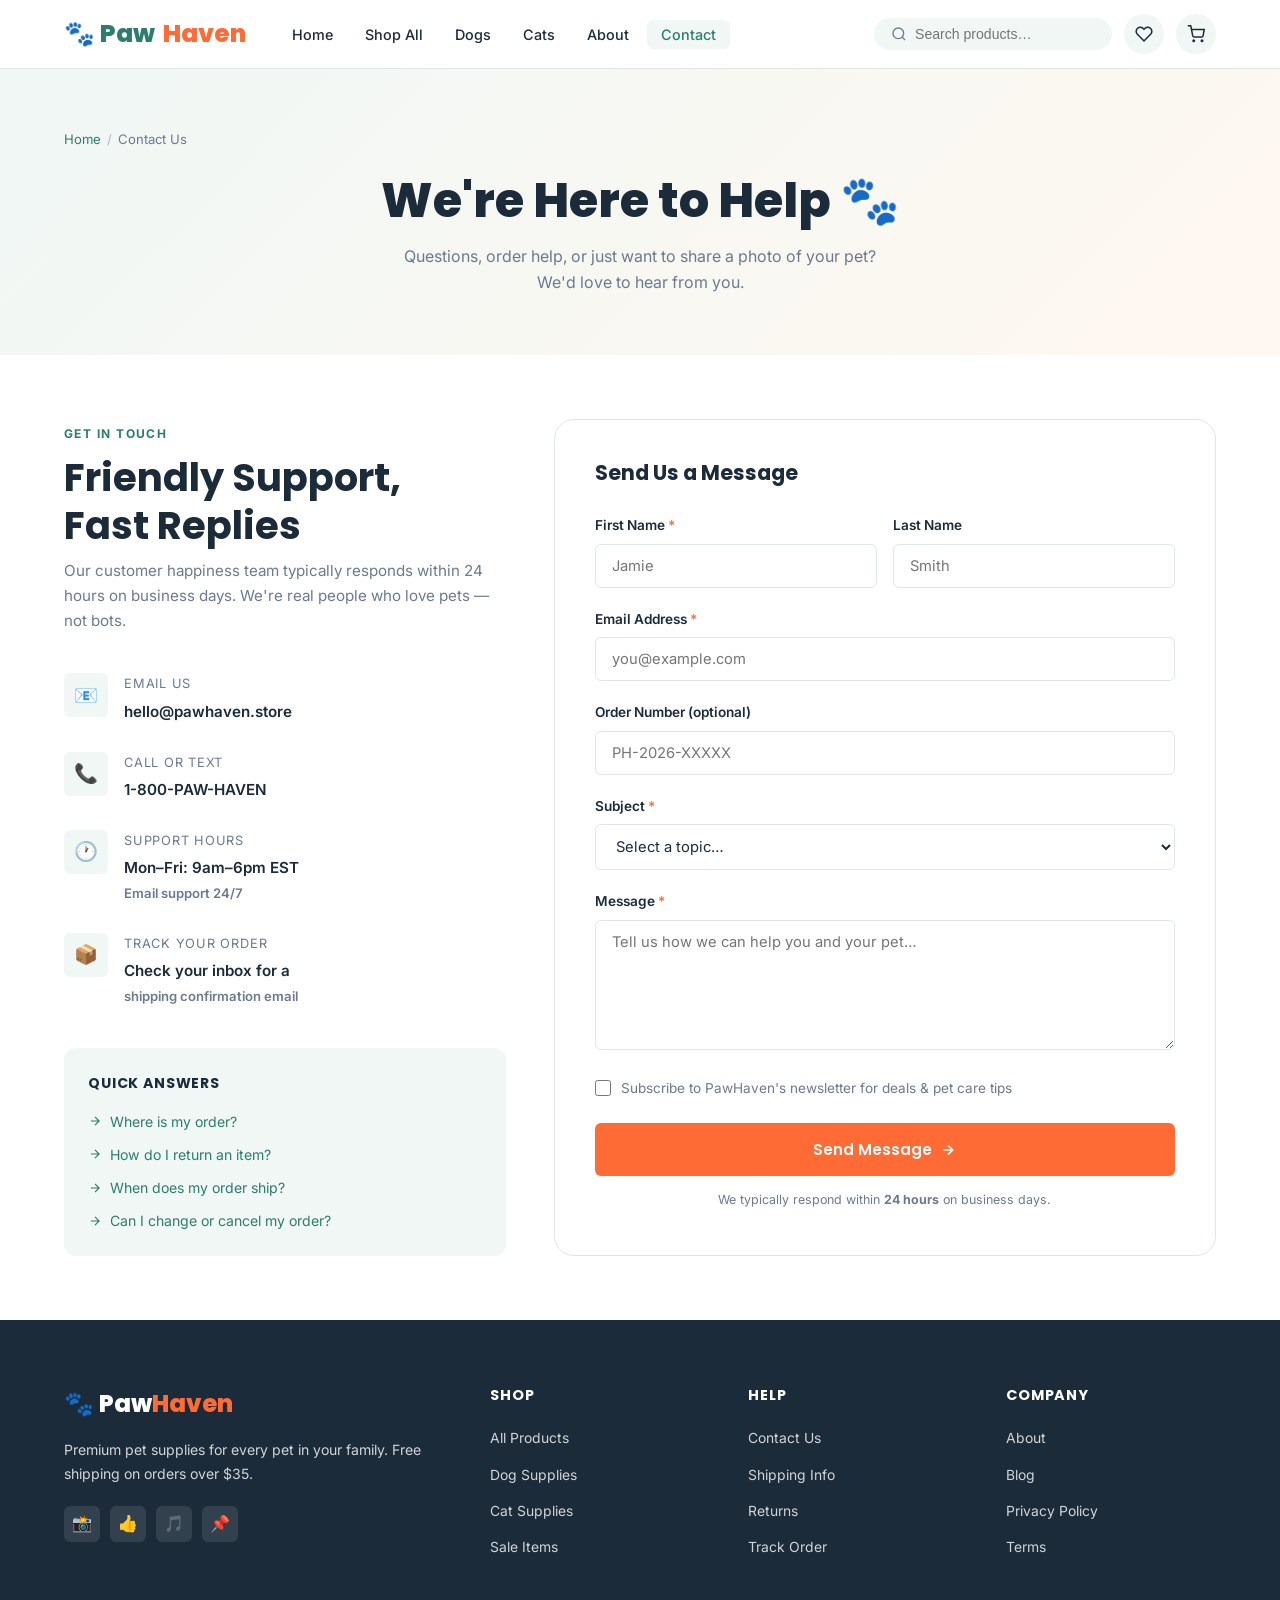
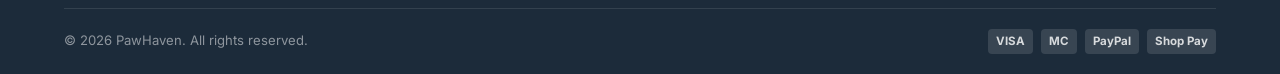
<file: contact.html>
<!DOCTYPE html>
<html lang="en">
<head>
  <meta charset="UTF-8" />
  <meta name="viewport" content="width=device-width, initial-scale=1.0" />

  <title>Contact PawHaven | Customer Support & Help Center</title>
  <meta name="description" content="Have a question or need help with your order? Contact PawHaven's friendly support team. We respond within 24 hours — we're here to help you and your pet." />
  <meta name="robots" content="index, follow" />
  <link rel="canonical" href="https://pawhaven.store/contact.html" />

  <meta property="og:type"    content="website" />
  <meta property="og:title"   content="Contact PawHaven | Customer Support" />
  <meta property="og:description" content="Questions about your order? We respond within 24 hours." />
  <meta property="og:url"     content="https://pawhaven.store/contact.html" />

  <link rel="preconnect" href="https://fonts.googleapis.com" />
  <link rel="preconnect" href="https://fonts.gstatic.com" crossorigin />
  <link href="https://fonts.googleapis.com/css2?family=Inter:wght@400;500;600&family=Poppins:wght@600;700;800&display=swap" rel="stylesheet" />
  <link rel="stylesheet" href="css/style.css" />

  <script type="application/ld+json">
  {
    "@context": "https://schema.org",
    "@type": "ContactPage",
    "name": "Contact PawHaven",
    "url": "https://pawhaven.store/contact.html",
    "breadcrumb": {
      "@type": "BreadcrumbList",
      "itemListElement": [
        { "@type": "ListItem", "position": 1, "name": "Home", "item": "https://pawhaven.store/" },
        { "@type": "ListItem", "position": 2, "name": "Contact", "item": "https://pawhaven.store/contact.html" }
      ]
    }
  }
  </script>

  <link rel="icon" href="data:image/svg+xml,<svg xmlns='http://www.w3.org/2000/svg' viewBox='0 0 100 100'><text y='.9em' font-size='90'>🐾</text></svg>" />
</head>
<body>

  <!-- NAVBAR -->
  <header>
    <nav class="navbar" id="navbar" role="navigation" aria-label="Main navigation">
      <div class="container">
        <div class="navbar__inner">
          <a class="navbar__logo" href="index.html" aria-label="PawHaven Home">🐾 Paw<span>Haven</span></a>
          <ul class="navbar__links" role="menubar">
            <li><a href="index.html" role="menuitem">Home</a></li>
            <li><a href="products.html" role="menuitem">Shop All</a></li>
            <li><a href="products.html?cat=dogs" role="menuitem">Dogs</a></li>
            <li><a href="products.html?cat=cats" role="menuitem">Cats</a></li>
            <li><a href="about.html" role="menuitem">About</a></li>
            <li><a href="contact.html" class="active" role="menuitem">Contact</a></li>
          </ul>
          <div class="navbar__actions">
            <form class="navbar__search" role="search" action="products.html" method="get">
              <svg width="16" height="16" fill="none" stroke="currentColor" stroke-width="2" viewBox="0 0 24 24"><circle cx="11" cy="11" r="8"/><path d="m21 21-4.35-4.35"/></svg>
              <input type="search" name="q" placeholder="Search products…" aria-label="Search products" />
            </form>
            <button class="navbar__icon-btn" aria-label="Wishlist">
              <svg width="18" height="18" fill="none" stroke="currentColor" stroke-width="2" viewBox="0 0 24 24"><path d="M20.84 4.61a5.5 5.5 0 0 0-7.78 0L12 5.67l-1.06-1.06a5.5 5.5 0 0 0-7.78 7.78l1.06 1.06L12 21.23l7.78-7.78 1.06-1.06a5.5 5.5 0 0 0 0-7.78z"/></svg>
            </button>
            <button class="navbar__icon-btn" aria-label="Cart" id="cart-btn">
              <svg width="18" height="18" fill="none" stroke="currentColor" stroke-width="2" viewBox="0 0 24 24"><circle cx="9" cy="21" r="1"/><circle cx="20" cy="21" r="1"/><path d="M1 1h4l2.68 13.39a2 2 0 0 0 2 1.61h9.72a2 2 0 0 0 2-1.61L23 6H6"/></svg>
              <span class="navbar__cart-count" id="cart-count" aria-live="polite">0</span>
            </button>
            <button class="navbar__hamburger" id="hamburger" aria-label="Toggle menu" aria-expanded="false">
              <span></span><span></span><span></span>
            </button>
          </div>
        </div>
      </div>
      <div class="navbar__mobile-menu" id="mobile-menu" role="menu">
        <a href="index.html">🏠 Home</a>
        <a href="products.html">🛍️ Shop All</a>
        <a href="products.html?cat=dogs">🐶 Dogs</a>
        <a href="products.html?cat=cats">🐱 Cats</a>
        <a href="about.html">💚 About Us</a>
        <a href="contact.html">📬 Contact</a>
      </div>
    </nav>
  </header>

  <main>

    <!-- Page Hero -->
    <section class="page-hero" aria-labelledby="contact-title">
      <div class="container">
        <nav class="breadcrumb" aria-label="Breadcrumb">
          <a href="index.html">Home</a>
          <span class="breadcrumb-sep" aria-hidden="true">/</span>
          <span aria-current="page">Contact Us</span>
        </nav>
        <h1 class="page-hero__title" id="contact-title">We're Here to Help 🐾</h1>
        <p class="page-hero__subtitle">Questions, order help, or just want to share a photo of your pet? We'd love to hear from you.</p>
      </div>
    </section>

    <!-- Contact Layout -->
    <div class="container">
      <div class="contact-layout">

        <!-- Contact Info -->
        <div>
          <span class="section-label">Get in Touch</span>
          <h2 class="section-title" style="margin-bottom:8px;">Friendly Support,<br/>Fast Replies</h2>
          <p style="color:var(--gray);margin-bottom:40px;font-size:.95rem;">Our customer happiness team typically responds within 24 hours on business days. We're real people who love pets — not bots.</p>

          <div class="contact-info__item">
            <div class="contact-info__icon" aria-hidden="true">📧</div>
            <div>
              <div class="contact-info__label">Email Us</div>
              <div class="contact-info__value">hello@pawhaven.store</div>
            </div>
          </div>

          <div class="contact-info__item">
            <div class="contact-info__icon" aria-hidden="true">📞</div>
            <div>
              <div class="contact-info__label">Call or Text</div>
              <div class="contact-info__value">1-800-PAW-HAVEN</div>
            </div>
          </div>

          <div class="contact-info__item">
            <div class="contact-info__icon" aria-hidden="true">🕐</div>
            <div>
              <div class="contact-info__label">Support Hours</div>
              <div class="contact-info__value">Mon–Fri: 9am–6pm EST<br/>
              <span style="font-size:.82rem;color:var(--gray);">Email support 24/7</span></div>
            </div>
          </div>

          <div class="contact-info__item">
            <div class="contact-info__icon" aria-hidden="true">📦</div>
            <div>
              <div class="contact-info__label">Track Your Order</div>
              <div class="contact-info__value">Check your inbox for a<br/>
              <span style="font-size:.82rem;color:var(--gray);">shipping confirmation email</span></div>
            </div>
          </div>

          <!-- FAQ quick links -->
          <div style="margin-top:40px;padding:24px;background:var(--light);border-radius:var(--radius-md);">
            <div style="font-family:'Poppins',sans-serif;font-size:.88rem;font-weight:700;color:var(--navy);margin-bottom:14px;text-transform:uppercase;letter-spacing:.06em;">Quick Answers</div>
            <ul style="display:flex;flex-direction:column;gap:10px;">
              <li><a href="#" style="font-size:.88rem;color:var(--teal);display:flex;align-items:center;gap:8px;">
                <svg width="14" height="14" fill="none" stroke="currentColor" stroke-width="2" viewBox="0 0 24 24"><path d="M5 12h14M12 5l7 7-7 7"/></svg>
                Where is my order?
              </a></li>
              <li><a href="#" style="font-size:.88rem;color:var(--teal);display:flex;align-items:center;gap:8px;">
                <svg width="14" height="14" fill="none" stroke="currentColor" stroke-width="2" viewBox="0 0 24 24"><path d="M5 12h14M12 5l7 7-7 7"/></svg>
                How do I return an item?
              </a></li>
              <li><a href="#" style="font-size:.88rem;color:var(--teal);display:flex;align-items:center;gap:8px;">
                <svg width="14" height="14" fill="none" stroke="currentColor" stroke-width="2" viewBox="0 0 24 24"><path d="M5 12h14M12 5l7 7-7 7"/></svg>
                When does my order ship?
              </a></li>
              <li><a href="#" style="font-size:.88rem;color:var(--teal);display:flex;align-items:center;gap:8px;">
                <svg width="14" height="14" fill="none" stroke="currentColor" stroke-width="2" viewBox="0 0 24 24"><path d="M5 12h14M12 5l7 7-7 7"/></svg>
                Can I change or cancel my order?
              </a></li>
            </ul>
          </div>
        </div>

        <!-- Contact Form -->
        <div class="contact-form">
          <h2 class="contact-form__title">Send Us a Message</h2>
          <form onsubmit="handleContactForm(event)" novalidate aria-label="Contact form">

            <div class="form-row">
              <div class="form-group">
                <label class="form-label" for="first-name">First Name <span aria-hidden="true" style="color:var(--orange)">*</span></label>
                <input class="form-input" type="text" id="first-name" name="first-name" placeholder="Jamie" required autocomplete="given-name" />
              </div>
              <div class="form-group">
                <label class="form-label" for="last-name">Last Name</label>
                <input class="form-input" type="text" id="last-name" name="last-name" placeholder="Smith" autocomplete="family-name" />
              </div>
            </div>

            <div class="form-group">
              <label class="form-label" for="email">Email Address <span aria-hidden="true" style="color:var(--orange)">*</span></label>
              <input class="form-input" type="email" id="email" name="email" placeholder="you@example.com" required autocomplete="email" />
            </div>

            <div class="form-group">
              <label class="form-label" for="order-number">Order Number (optional)</label>
              <input class="form-input" type="text" id="order-number" name="order-number" placeholder="PH-2026-XXXXX" />
            </div>

            <div class="form-group">
              <label class="form-label" for="subject">Subject <span aria-hidden="true" style="color:var(--orange)">*</span></label>
              <select class="form-select" id="subject" name="subject" required>
                <option value="" disabled selected>Select a topic…</option>
                <option value="order">Order Status / Tracking</option>
                <option value="return">Returns & Refunds</option>
                <option value="product">Product Question</option>
                <option value="shipping">Shipping Issue</option>
                <option value="damaged">Damaged Item</option>
                <option value="wholesale">Wholesale Inquiry</option>
                <option value="other">Other</option>
              </select>
            </div>

            <div class="form-group">
              <label class="form-label" for="message">Message <span aria-hidden="true" style="color:var(--orange)">*</span></label>
              <textarea class="form-textarea" id="message" name="message" placeholder="Tell us how we can help you and your pet…" required></textarea>
            </div>

            <div style="display:flex;align-items:center;gap:10px;margin-bottom:24px;">
              <input type="checkbox" id="newsletter-optin" name="newsletter-optin" style="accent-color:var(--teal);width:16px;height:16px;" />
              <label for="newsletter-optin" style="font-size:.85rem;color:var(--gray);cursor:pointer;">
                Subscribe to PawHaven's newsletter for deals & pet care tips
              </label>
            </div>

            <button type="submit" class="btn btn-primary" style="width:100%;justify-content:center;">
              Send Message
              <svg width="16" height="16" fill="none" stroke="currentColor" stroke-width="2.5" viewBox="0 0 24 24"><path d="M5 12h14M12 5l7 7-7 7"/></svg>
            </button>

            <p style="text-align:center;font-size:.78rem;color:var(--gray);margin-top:14px;">
              We typically respond within <strong>24 hours</strong> on business days.
            </p>

          </form>
        </div>

      </div>
    </div>

  </main>

  <!-- FOOTER -->
  <footer class="footer" role="contentinfo">
    <div class="container">
      <div class="footer__top">
        <div>
          <div class="footer__brand-logo">🐾 Paw<span>Haven</span></div>
          <p class="footer__brand-text">Premium pet supplies for every pet in your family. Free shipping on orders over $35.</p>
          <div class="footer__socials">
            <button class="footer__social-btn" aria-label="Instagram">📸</button>
            <button class="footer__social-btn" aria-label="Facebook">👍</button>
            <button class="footer__social-btn" aria-label="TikTok">🎵</button>
            <button class="footer__social-btn" aria-label="Pinterest">📌</button>
          </div>
        </div>
        <nav aria-label="Shop"><div class="footer__col-title">Shop</div>
          <ul class="footer__links">
            <li><a href="products.html">All Products</a></li>
            <li><a href="products.html?cat=dogs">Dog Supplies</a></li>
            <li><a href="products.html?cat=cats">Cat Supplies</a></li>
            <li><a href="products.html?sale=1">Sale Items</a></li>
          </ul>
        </nav>
        <nav aria-label="Help"><div class="footer__col-title">Help</div>
          <ul class="footer__links">
            <li><a href="contact.html">Contact Us</a></li>
            <li><a href="#">Shipping Info</a></li>
            <li><a href="#">Returns</a></li>
            <li><a href="#">Track Order</a></li>
          </ul>
        </nav>
        <nav aria-label="Company"><div class="footer__col-title">Company</div>
          <ul class="footer__links">
            <li><a href="about.html">About</a></li>
            <li><a href="#">Blog</a></li>
            <li><a href="#">Privacy Policy</a></li>
            <li><a href="#">Terms</a></li>
          </ul>
        </nav>
      </div>
      <div class="footer__bottom">
        <span>© 2026 PawHaven. All rights reserved.</span>
        <div class="footer__payments">
          <span class="footer__payment-badge">VISA</span>
          <span class="footer__payment-badge">MC</span>
          <span class="footer__payment-badge">PayPal</span>
          <span class="footer__payment-badge">Shop Pay</span>
        </div>
      </div>
    </div>
  </footer>

  <div id="toast" style="position:fixed;bottom:24px;left:50%;transform:translateX(-50%) translateY(80px);background:var(--navy);color:white;padding:14px 24px;border-radius:40px;font-size:.88rem;font-weight:600;box-shadow:0 8px 32px rgba(0,0,0,.2);transition:transform .3s ease,opacity .3s ease;opacity:0;z-index:9999;white-space:nowrap;pointer-events:none;" role="status" aria-live="polite"></div>
  <script src="js/main.js"></script>
</body>
</html>
</file>
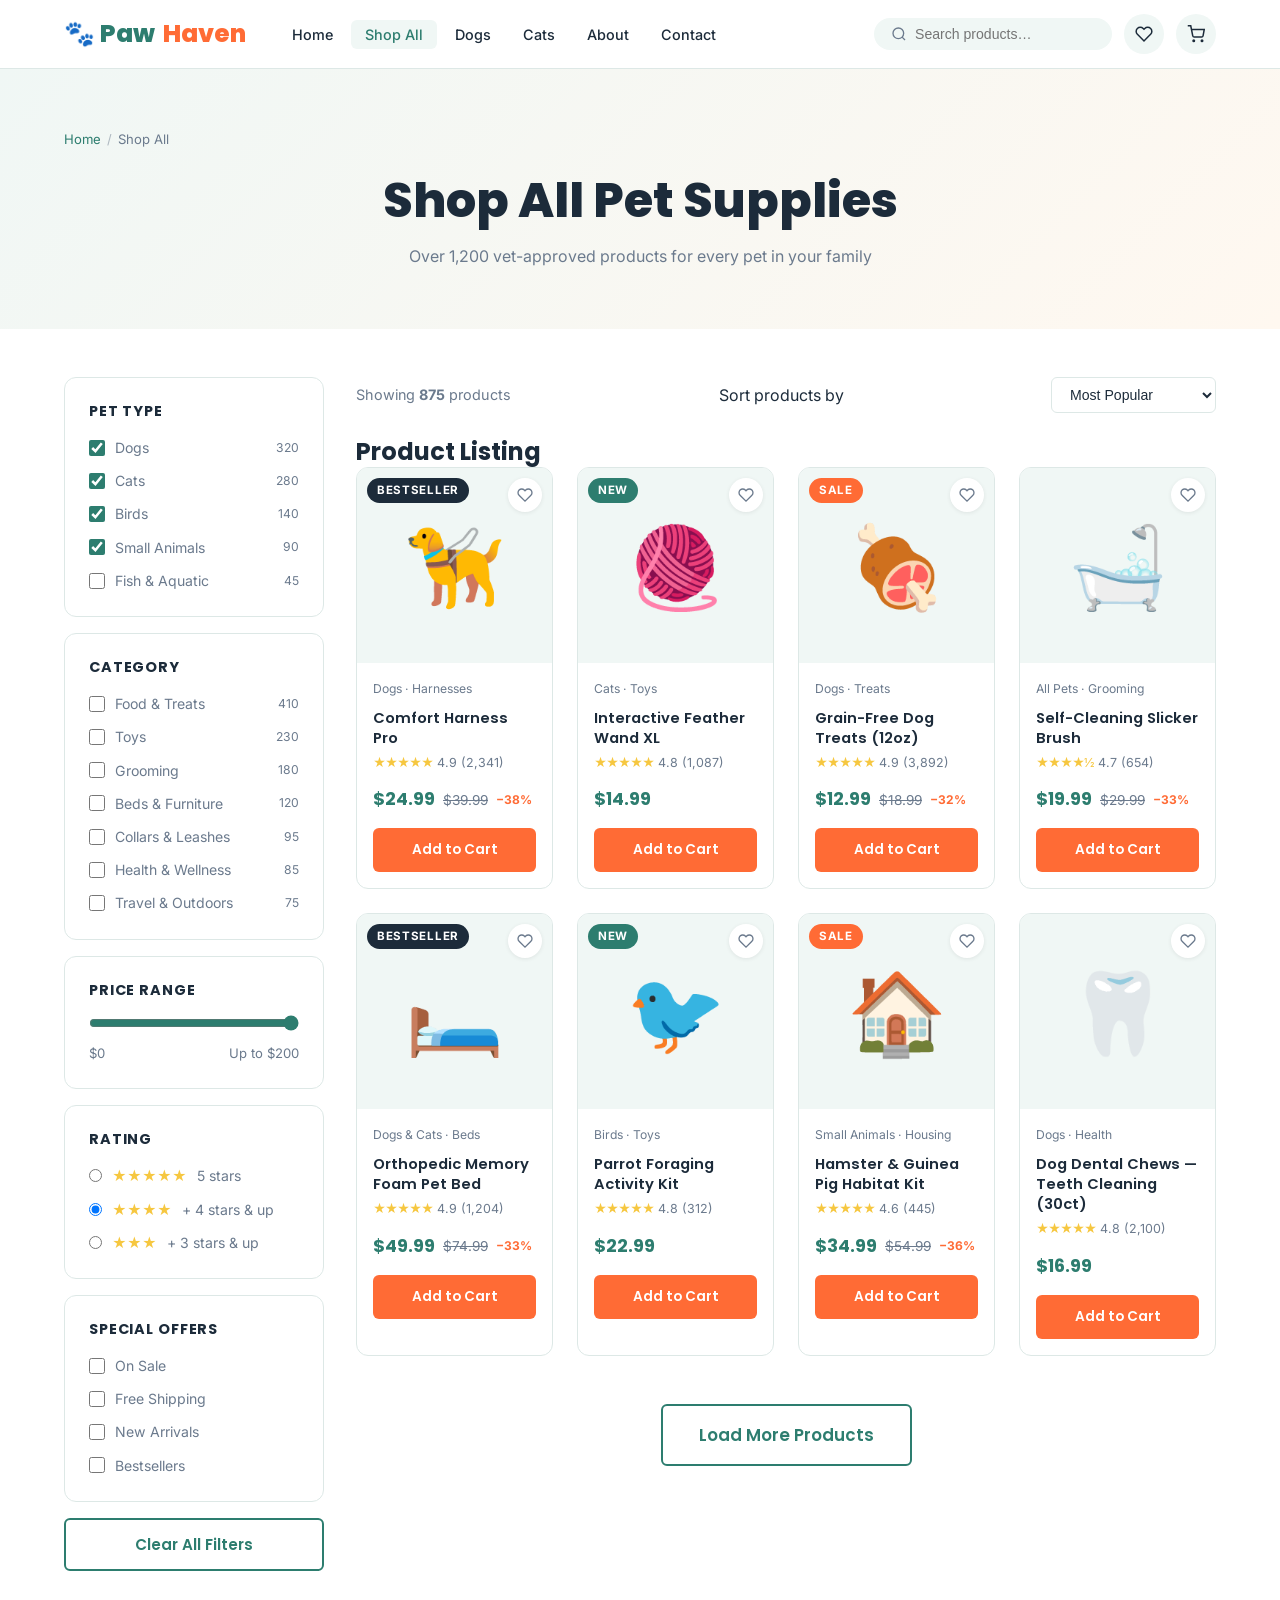
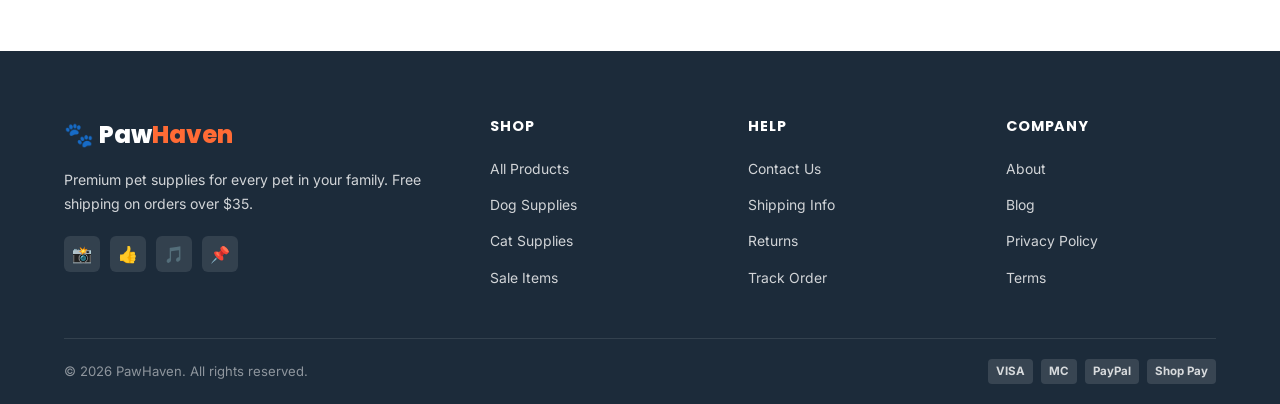
<file: products.html>
<!DOCTYPE html>
<html lang="en">
<head>
  <meta charset="UTF-8" />
  <meta name="viewport" content="width=device-width, initial-scale=1.0" />

  <!-- SEO Meta -->
  <title>Shop All Pet Supplies | PawHaven — Dogs, Cats, Birds & More</title>
  <meta name="description" content="Browse 1,200+ premium pet products at PawHaven. Shop food, toys, accessories, and grooming supplies for dogs, cats, birds, and small animals. Free shipping on $35+." />
  <meta name="keywords" content="buy pet supplies online, dog toys, cat food, bird cage accessories, small animal bedding, pet accessories store, cheap pet supplies" />
  <meta name="robots" content="index, follow" />
  <link rel="canonical" href="https://pawhaven.store/products.html" />

  <!-- Open Graph -->
  <meta property="og:type"        content="website" />
  <meta property="og:title"       content="Shop All Pet Supplies | PawHaven" />
  <meta property="og:description" content="1,200+ vet-approved pet products. Free shipping on $35+." />
  <meta property="og:url"         content="https://pawhaven.store/products.html" />
  <meta property="og:image"       content="https://pawhaven.store/img/og-products.jpg" />

  <!-- Fonts -->
  <link rel="preconnect" href="https://fonts.googleapis.com" />
  <link rel="preconnect" href="https://fonts.gstatic.com" crossorigin />
  <link href="https://fonts.googleapis.com/css2?family=Inter:wght@400;500;600&family=Poppins:wght@600;700;800&display=swap" rel="stylesheet" />

  <link rel="stylesheet" href="css/style.css" />

  <!-- Structured Data: ItemList -->
  <script type="application/ld+json">
  {
    "@context": "https://schema.org",
    "@type": "CollectionPage",
    "name": "Shop All Pet Supplies",
    "description": "Browse our full catalog of premium pet supplies for dogs, cats, birds, and small animals.",
    "url": "https://pawhaven.store/products.html",
    "breadcrumb": {
      "@type": "BreadcrumbList",
      "itemListElement": [
        { "@type": "ListItem", "position": 1, "name": "Home", "item": "https://pawhaven.store/" },
        { "@type": "ListItem", "position": 2, "name": "Shop All", "item": "https://pawhaven.store/products.html" }
      ]
    }
  }
  </script>

  <link rel="icon" href="data:image/svg+xml,<svg xmlns='http://www.w3.org/2000/svg' viewBox='0 0 100 100'><text y='.9em' font-size='90'>🐾</text></svg>" />
</head>
<body>

  <!-- NAVBAR -->
  <header>
    <nav class="navbar" id="navbar" role="navigation" aria-label="Main navigation">
      <div class="container">
        <div class="navbar__inner">
          <a class="navbar__logo" href="index.html" aria-label="PawHaven Home">🐾 Paw<span>Haven</span></a>
          <ul class="navbar__links" role="menubar">
            <li><a href="index.html" role="menuitem">Home</a></li>
            <li><a href="products.html" class="active" role="menuitem">Shop All</a></li>
            <li><a href="products.html?cat=dogs" role="menuitem">Dogs</a></li>
            <li><a href="products.html?cat=cats" role="menuitem">Cats</a></li>
            <li><a href="about.html" role="menuitem">About</a></li>
            <li><a href="contact.html" role="menuitem">Contact</a></li>
          </ul>
          <div class="navbar__actions">
            <form class="navbar__search" role="search" action="products.html" method="get">
              <svg width="16" height="16" fill="none" stroke="currentColor" stroke-width="2" viewBox="0 0 24 24"><circle cx="11" cy="11" r="8"/><path d="m21 21-4.35-4.35"/></svg>
              <input type="search" name="q" placeholder="Search products…" aria-label="Search products" />
            </form>
            <button class="navbar__icon-btn" aria-label="Wishlist">
              <svg width="18" height="18" fill="none" stroke="currentColor" stroke-width="2" viewBox="0 0 24 24"><path d="M20.84 4.61a5.5 5.5 0 0 0-7.78 0L12 5.67l-1.06-1.06a5.5 5.5 0 0 0-7.78 7.78l1.06 1.06L12 21.23l7.78-7.78 1.06-1.06a5.5 5.5 0 0 0 0-7.78z"/></svg>
            </button>
            <button class="navbar__icon-btn" aria-label="Cart" id="cart-btn">
              <svg width="18" height="18" fill="none" stroke="currentColor" stroke-width="2" viewBox="0 0 24 24"><circle cx="9" cy="21" r="1"/><circle cx="20" cy="21" r="1"/><path d="M1 1h4l2.68 13.39a2 2 0 0 0 2 1.61h9.72a2 2 0 0 0 2-1.61L23 6H6"/></svg>
              <span class="navbar__cart-count" id="cart-count" aria-live="polite">0</span>
            </button>
            <button class="navbar__hamburger" id="hamburger" aria-label="Toggle menu" aria-expanded="false">
              <span></span><span></span><span></span>
            </button>
          </div>
        </div>
      </div>
      <div class="navbar__mobile-menu" id="mobile-menu" role="menu">
        <a href="index.html" role="menuitem">🏠 Home</a>
        <a href="products.html" role="menuitem">🛍️ Shop All</a>
        <a href="products.html?cat=dogs" role="menuitem">🐶 Dogs</a>
        <a href="products.html?cat=cats" role="menuitem">🐱 Cats</a>
        <a href="about.html" role="menuitem">💚 About Us</a>
        <a href="contact.html" role="menuitem">📬 Contact</a>
      </div>
    </nav>
  </header>

  <main>

    <!-- Page Hero -->
    <section class="page-hero" aria-labelledby="page-title">
      <div class="container">
        <nav class="breadcrumb" aria-label="Breadcrumb">
          <a href="index.html">Home</a>
          <span class="breadcrumb-sep" aria-hidden="true">/</span>
          <span aria-current="page">Shop All</span>
        </nav>
        <h1 class="page-hero__title" id="page-title">Shop All Pet Supplies</h1>
        <p class="page-hero__subtitle">Over 1,200 vet-approved products for every pet in your family</p>
      </div>
    </section>

    <!-- Catalog -->
    <div class="container">
      <div class="catalog-layout">

        <!-- Sidebar Filters -->
        <aside class="sidebar" aria-label="Product filters">

          <div class="sidebar__card">
            <h2 class="sidebar__title">Pet Type</h2>
            <div class="filter-group" role="group" aria-label="Filter by pet type">
              <label class="filter-option"><input type="checkbox" checked /> Dogs <span class="filter-count">320</span></label>
              <label class="filter-option"><input type="checkbox" checked /> Cats <span class="filter-count">280</span></label>
              <label class="filter-option"><input type="checkbox" checked /> Birds <span class="filter-count">140</span></label>
              <label class="filter-option"><input type="checkbox" checked /> Small Animals <span class="filter-count">90</span></label>
              <label class="filter-option"><input type="checkbox" /> Fish & Aquatic <span class="filter-count">45</span></label>
            </div>
          </div>

          <div class="sidebar__card">
            <h2 class="sidebar__title">Category</h2>
            <div class="filter-group" role="group" aria-label="Filter by category">
              <label class="filter-option"><input type="checkbox" /> Food & Treats <span class="filter-count">410</span></label>
              <label class="filter-option"><input type="checkbox" /> Toys <span class="filter-count">230</span></label>
              <label class="filter-option"><input type="checkbox" /> Grooming <span class="filter-count">180</span></label>
              <label class="filter-option"><input type="checkbox" /> Beds & Furniture <span class="filter-count">120</span></label>
              <label class="filter-option"><input type="checkbox" /> Collars & Leashes <span class="filter-count">95</span></label>
              <label class="filter-option"><input type="checkbox" /> Health & Wellness <span class="filter-count">85</span></label>
              <label class="filter-option"><input type="checkbox" /> Travel & Outdoors <span class="filter-count">75</span></label>
            </div>
          </div>

          <div class="sidebar__card">
            <h2 class="sidebar__title">Price Range</h2>
            <div class="price-range">
              <input type="range" min="0" max="200" value="200" id="price-range" aria-label="Maximum price" />
              <div class="price-range-labels">
                <span>$0</span>
                <span id="price-display">Up to $200</span>
              </div>
            </div>
          </div>

          <div class="sidebar__card">
            <h2 class="sidebar__title">Rating</h2>
            <div class="filter-group" role="group" aria-label="Filter by rating">
              <label class="filter-option"><input type="radio" name="rating" /> <span style="color:#F6C740">★★★★★</span> 5 stars</label>
              <label class="filter-option"><input type="radio" name="rating" checked /> <span style="color:#F6C740">★★★★</span>+ 4 stars & up</label>
              <label class="filter-option"><input type="radio" name="rating" /> <span style="color:#F6C740">★★★</span>+ 3 stars & up</label>
            </div>
          </div>

          <div class="sidebar__card">
            <h2 class="sidebar__title">Special Offers</h2>
            <div class="filter-group" role="group" aria-label="Filter by offers">
              <label class="filter-option"><input type="checkbox" /> On Sale</label>
              <label class="filter-option"><input type="checkbox" /> Free Shipping</label>
              <label class="filter-option"><input type="checkbox" /> New Arrivals</label>
              <label class="filter-option"><input type="checkbox" /> Bestsellers</label>
            </div>
          </div>

          <button class="btn btn-outline-teal" style="width:100%;justify-content:center;" onclick="clearFilters()">
            Clear All Filters
          </button>
        </aside>

        <!-- Product Grid -->
        <section aria-labelledby="products-list-heading">
          <div class="catalog-toolbar">
            <p class="catalog-toolbar__count" aria-live="polite" id="products-count">Showing <strong>875</strong> products</p>
            <label for="sort-select" class="visually-hidden">Sort products by</label>
            <select class="catalog-toolbar__sort" id="sort-select" aria-label="Sort products">
              <option value="popular">Most Popular</option>
              <option value="newest">Newest First</option>
              <option value="price-asc">Price: Low to High</option>
              <option value="price-desc">Price: High to Low</option>
              <option value="rating">Highest Rated</option>
            </select>
          </div>

          <h2 id="products-list-heading" class="visually-hidden">Product Listing</h2>

          <div class="products__grid" role="list" aria-label="All products" id="products-grid">

            <!-- Product 1 -->
            <article class="product-card" role="listitem" itemscope itemtype="https://schema.org/Product">
              <div class="product-card__img-wrap">
                <div aria-hidden="true" style="font-size:5rem;display:flex;align-items:center;justify-content:center;width:100%;height:100%">🦮</div>
                <div class="product-card__badges"><span class="badge badge-best">Bestseller</span></div>
                <button class="product-card__wishlist" aria-label="Wishlist"><svg width="16" height="16" fill="none" stroke="currentColor" stroke-width="2" viewBox="0 0 24 24"><path d="M20.84 4.61a5.5 5.5 0 0 0-7.78 0L12 5.67l-1.06-1.06a5.5 5.5 0 0 0-7.78 7.78l1.06 1.06L12 21.23l7.78-7.78 1.06-1.06a5.5 5.5 0 0 0 0-7.78z"/></svg></button>
              </div>
              <div class="product-card__body">
                <div class="product-card__category">Dogs · Harnesses</div>
                <h3 class="product-card__name" itemprop="name">Comfort Harness Pro</h3>
                <div class="product-card__stars"><span class="stars">★★★★★</span> 4.9 (2,341)</div>
                <div class="product-card__pricing">
                  <span class="product-card__price">$24.99</span>
                  <span class="product-card__compare">$39.99</span>
                  <span class="product-card__discount">−38%</span>
                </div>
                <button class="btn btn-primary btn-sm product-card__add" onclick="addToCart(this,'Comfort Harness Pro')">Add to Cart</button>
              </div>
            </article>

            <!-- Product 2 -->
            <article class="product-card" role="listitem" itemscope itemtype="https://schema.org/Product">
              <div class="product-card__img-wrap">
                <div aria-hidden="true" style="font-size:5rem;display:flex;align-items:center;justify-content:center;width:100%;height:100%">🧶</div>
                <div class="product-card__badges"><span class="badge badge-new">New</span></div>
                <button class="product-card__wishlist" aria-label="Wishlist"><svg width="16" height="16" fill="none" stroke="currentColor" stroke-width="2" viewBox="0 0 24 24"><path d="M20.84 4.61a5.5 5.5 0 0 0-7.78 0L12 5.67l-1.06-1.06a5.5 5.5 0 0 0-7.78 7.78l1.06 1.06L12 21.23l7.78-7.78 1.06-1.06a5.5 5.5 0 0 0 0-7.78z"/></svg></button>
              </div>
              <div class="product-card__body">
                <div class="product-card__category">Cats · Toys</div>
                <h3 class="product-card__name" itemprop="name">Interactive Feather Wand XL</h3>
                <div class="product-card__stars"><span class="stars">★★★★★</span> 4.8 (1,087)</div>
                <div class="product-card__pricing"><span class="product-card__price">$14.99</span></div>
                <button class="btn btn-primary btn-sm product-card__add" onclick="addToCart(this,'Feather Wand XL')">Add to Cart</button>
              </div>
            </article>

            <!-- Product 3 -->
            <article class="product-card" role="listitem" itemscope itemtype="https://schema.org/Product">
              <div class="product-card__img-wrap">
                <div aria-hidden="true" style="font-size:5rem;display:flex;align-items:center;justify-content:center;width:100%;height:100%">🍖</div>
                <div class="product-card__badges"><span class="badge badge-sale">Sale</span></div>
                <button class="product-card__wishlist" aria-label="Wishlist"><svg width="16" height="16" fill="none" stroke="currentColor" stroke-width="2" viewBox="0 0 24 24"><path d="M20.84 4.61a5.5 5.5 0 0 0-7.78 0L12 5.67l-1.06-1.06a5.5 5.5 0 0 0-7.78 7.78l1.06 1.06L12 21.23l7.78-7.78 1.06-1.06a5.5 5.5 0 0 0 0-7.78z"/></svg></button>
              </div>
              <div class="product-card__body">
                <div class="product-card__category">Dogs · Treats</div>
                <h3 class="product-card__name" itemprop="name">Grain-Free Dog Treats (12oz)</h3>
                <div class="product-card__stars"><span class="stars">★★★★★</span> 4.9 (3,892)</div>
                <div class="product-card__pricing">
                  <span class="product-card__price">$12.99</span>
                  <span class="product-card__compare">$18.99</span>
                  <span class="product-card__discount">−32%</span>
                </div>
                <button class="btn btn-primary btn-sm product-card__add" onclick="addToCart(this,'Dog Treats')">Add to Cart</button>
              </div>
            </article>

            <!-- Product 4 -->
            <article class="product-card" role="listitem" itemscope itemtype="https://schema.org/Product">
              <div class="product-card__img-wrap">
                <div aria-hidden="true" style="font-size:5rem;display:flex;align-items:center;justify-content:center;width:100%;height:100%">🛁</div>
                <button class="product-card__wishlist" aria-label="Wishlist"><svg width="16" height="16" fill="none" stroke="currentColor" stroke-width="2" viewBox="0 0 24 24"><path d="M20.84 4.61a5.5 5.5 0 0 0-7.78 0L12 5.67l-1.06-1.06a5.5 5.5 0 0 0-7.78 7.78l1.06 1.06L12 21.23l7.78-7.78 1.06-1.06a5.5 5.5 0 0 0 0-7.78z"/></svg></button>
              </div>
              <div class="product-card__body">
                <div class="product-card__category">All Pets · Grooming</div>
                <h3 class="product-card__name" itemprop="name">Self-Cleaning Slicker Brush</h3>
                <div class="product-card__stars"><span class="stars">★★★★½</span> 4.7 (654)</div>
                <div class="product-card__pricing">
                  <span class="product-card__price">$19.99</span>
                  <span class="product-card__compare">$29.99</span>
                  <span class="product-card__discount">−33%</span>
                </div>
                <button class="btn btn-primary btn-sm product-card__add" onclick="addToCart(this,'Slicker Brush')">Add to Cart</button>
              </div>
            </article>

            <!-- Product 5 -->
            <article class="product-card" role="listitem" itemscope itemtype="https://schema.org/Product">
              <div class="product-card__img-wrap">
                <div aria-hidden="true" style="font-size:5rem;display:flex;align-items:center;justify-content:center;width:100%;height:100%">🛏️</div>
                <div class="product-card__badges"><span class="badge badge-best">Bestseller</span></div>
                <button class="product-card__wishlist" aria-label="Wishlist"><svg width="16" height="16" fill="none" stroke="currentColor" stroke-width="2" viewBox="0 0 24 24"><path d="M20.84 4.61a5.5 5.5 0 0 0-7.78 0L12 5.67l-1.06-1.06a5.5 5.5 0 0 0-7.78 7.78l1.06 1.06L12 21.23l7.78-7.78 1.06-1.06a5.5 5.5 0 0 0 0-7.78z"/></svg></button>
              </div>
              <div class="product-card__body">
                <div class="product-card__category">Dogs & Cats · Beds</div>
                <h3 class="product-card__name" itemprop="name">Orthopedic Memory Foam Pet Bed</h3>
                <div class="product-card__stars"><span class="stars">★★★★★</span> 4.9 (1,204)</div>
                <div class="product-card__pricing">
                  <span class="product-card__price">$49.99</span>
                  <span class="product-card__compare">$74.99</span>
                  <span class="product-card__discount">−33%</span>
                </div>
                <button class="btn btn-primary btn-sm product-card__add" onclick="addToCart(this,'Memory Foam Bed')">Add to Cart</button>
              </div>
            </article>

            <!-- Product 6 -->
            <article class="product-card" role="listitem" itemscope itemtype="https://schema.org/Product">
              <div class="product-card__img-wrap">
                <div aria-hidden="true" style="font-size:5rem;display:flex;align-items:center;justify-content:center;width:100%;height:100%">🐦</div>
                <div class="product-card__badges"><span class="badge badge-new">New</span></div>
                <button class="product-card__wishlist" aria-label="Wishlist"><svg width="16" height="16" fill="none" stroke="currentColor" stroke-width="2" viewBox="0 0 24 24"><path d="M20.84 4.61a5.5 5.5 0 0 0-7.78 0L12 5.67l-1.06-1.06a5.5 5.5 0 0 0-7.78 7.78l1.06 1.06L12 21.23l7.78-7.78 1.06-1.06a5.5 5.5 0 0 0 0-7.78z"/></svg></button>
              </div>
              <div class="product-card__body">
                <div class="product-card__category">Birds · Toys</div>
                <h3 class="product-card__name" itemprop="name">Parrot Foraging Activity Kit</h3>
                <div class="product-card__stars"><span class="stars">★★★★★</span> 4.8 (312)</div>
                <div class="product-card__pricing"><span class="product-card__price">$22.99</span></div>
                <button class="btn btn-primary btn-sm product-card__add" onclick="addToCart(this,'Parrot Activity Kit')">Add to Cart</button>
              </div>
            </article>

            <!-- Product 7 -->
            <article class="product-card" role="listitem" itemscope itemtype="https://schema.org/Product">
              <div class="product-card__img-wrap">
                <div aria-hidden="true" style="font-size:5rem;display:flex;align-items:center;justify-content:center;width:100%;height:100%">🏠</div>
                <div class="product-card__badges"><span class="badge badge-sale">Sale</span></div>
                <button class="product-card__wishlist" aria-label="Wishlist"><svg width="16" height="16" fill="none" stroke="currentColor" stroke-width="2" viewBox="0 0 24 24"><path d="M20.84 4.61a5.5 5.5 0 0 0-7.78 0L12 5.67l-1.06-1.06a5.5 5.5 0 0 0-7.78 7.78l1.06 1.06L12 21.23l7.78-7.78 1.06-1.06a5.5 5.5 0 0 0 0-7.78z"/></svg></button>
              </div>
              <div class="product-card__body">
                <div class="product-card__category">Small Animals · Housing</div>
                <h3 class="product-card__name" itemprop="name">Hamster & Guinea Pig Habitat Kit</h3>
                <div class="product-card__stars"><span class="stars">★★★★★</span> 4.6 (445)</div>
                <div class="product-card__pricing">
                  <span class="product-card__price">$34.99</span>
                  <span class="product-card__compare">$54.99</span>
                  <span class="product-card__discount">−36%</span>
                </div>
                <button class="btn btn-primary btn-sm product-card__add" onclick="addToCart(this,'Hamster Habitat Kit')">Add to Cart</button>
              </div>
            </article>

            <!-- Product 8 -->
            <article class="product-card" role="listitem" itemscope itemtype="https://schema.org/Product">
              <div class="product-card__img-wrap">
                <div aria-hidden="true" style="font-size:5rem;display:flex;align-items:center;justify-content:center;width:100%;height:100%">🦷</div>
                <button class="product-card__wishlist" aria-label="Wishlist"><svg width="16" height="16" fill="none" stroke="currentColor" stroke-width="2" viewBox="0 0 24 24"><path d="M20.84 4.61a5.5 5.5 0 0 0-7.78 0L12 5.67l-1.06-1.06a5.5 5.5 0 0 0-7.78 7.78l1.06 1.06L12 21.23l7.78-7.78 1.06-1.06a5.5 5.5 0 0 0 0-7.78z"/></svg></button>
              </div>
              <div class="product-card__body">
                <div class="product-card__category">Dogs · Health</div>
                <h3 class="product-card__name" itemprop="name">Dog Dental Chews — Teeth Cleaning (30ct)</h3>
                <div class="product-card__stars"><span class="stars">★★★★★</span> 4.8 (2,100)</div>
                <div class="product-card__pricing"><span class="product-card__price">$16.99</span></div>
                <button class="btn btn-primary btn-sm product-card__add" onclick="addToCart(this,'Dental Chews')">Add to Cart</button>
              </div>
            </article>

          </div>

          <!-- Load More -->
          <div style="text-align:center; margin-top:48px;">
            <button class="btn btn-outline-teal btn-lg" onclick="loadMore(this)">
              Load More Products
            </button>
          </div>

        </section>
      </div>
    </div>

  </main>

  <!-- FOOTER -->
  <footer class="footer" role="contentinfo">
    <div class="container">
      <div class="footer__top">
        <div>
          <div class="footer__brand-logo">🐾 Paw<span>Haven</span></div>
          <p class="footer__brand-text">Premium pet supplies for every pet in your family. Free shipping on orders over $35.</p>
          <div class="footer__socials">
            <button class="footer__social-btn" aria-label="Instagram">📸</button>
            <button class="footer__social-btn" aria-label="Facebook">👍</button>
            <button class="footer__social-btn" aria-label="TikTok">🎵</button>
            <button class="footer__social-btn" aria-label="Pinterest">📌</button>
          </div>
        </div>
        <nav aria-label="Shop">
          <div class="footer__col-title">Shop</div>
          <ul class="footer__links">
            <li><a href="products.html">All Products</a></li>
            <li><a href="products.html?cat=dogs">Dog Supplies</a></li>
            <li><a href="products.html?cat=cats">Cat Supplies</a></li>
            <li><a href="products.html?sale=1">Sale Items</a></li>
          </ul>
        </nav>
        <nav aria-label="Help">
          <div class="footer__col-title">Help</div>
          <ul class="footer__links">
            <li><a href="contact.html">Contact Us</a></li>
            <li><a href="#">Shipping Info</a></li>
            <li><a href="#">Returns</a></li>
            <li><a href="#">Track Order</a></li>
          </ul>
        </nav>
        <nav aria-label="Company">
          <div class="footer__col-title">Company</div>
          <ul class="footer__links">
            <li><a href="about.html">About</a></li>
            <li><a href="#">Blog</a></li>
            <li><a href="#">Privacy Policy</a></li>
            <li><a href="#">Terms</a></li>
          </ul>
        </nav>
      </div>
      <div class="footer__bottom">
        <span>© 2026 PawHaven. All rights reserved.</span>
        <div class="footer__payments">
          <span class="footer__payment-badge">VISA</span>
          <span class="footer__payment-badge">MC</span>
          <span class="footer__payment-badge">PayPal</span>
          <span class="footer__payment-badge">Shop Pay</span>
        </div>
      </div>
    </div>
  </footer>

  <div id="toast" style="position:fixed;bottom:24px;left:50%;transform:translateX(-50%) translateY(80px);background:var(--navy);color:white;padding:14px 24px;border-radius:40px;font-size:.88rem;font-weight:600;box-shadow:0 8px 32px rgba(0,0,0,.2);transition:transform .3s ease,opacity .3s ease;opacity:0;z-index:9999;white-space:nowrap;pointer-events:none;" role="status" aria-live="polite"></div>

  <script>
    // Price range display
    const range = document.getElementById('price-range');
    const display = document.getElementById('price-display');
    if (range) {
      range.addEventListener('input', () => {
        display.textContent = range.value == 200 ? 'Any price' : `Up to $${range.value}`;
      });
    }
    function clearFilters() {
      document.querySelectorAll('.filter-option input').forEach(i => i.checked = false);
      showToast('Filters cleared');
    }
    function loadMore(btn) {
      btn.textContent = 'Loading…';
      btn.disabled = true;
      setTimeout(() => {
        btn.textContent = 'No more products to load';
        btn.disabled = true;
        btn.style.opacity = '.5';
      }, 1200);
    }
  </script>
  <script src="js/main.js"></script>
</body>
</html>
</file>
<file: css/style.css>
/* ============================================================
   PawHaven — Global Stylesheet
   Color palette:
     --teal:   #2D7D6F  (primary brand)
     --orange: #FF6B35  (CTA / accent)
     --cream:  #FFF8F0  (warm background)
     --navy:   #1C2B3A  (headings / dark text)
     --light:  #F0F7F5  (section fill)
     --border: #DDE8E6
   ============================================================ */

/* ---------- Reset & Base ---------- */
*, *::before, *::after { box-sizing: border-box; margin: 0; padding: 0; }

:root {
  --teal:      #2D7D6F;
  --teal-dark: #1F5F55;
  --teal-light:#4AA898;
  --orange:    #FF6B35;
  --orange-dk: #E5521C;
  --cream:     #FFF8F0;
  --light:     #F0F7F5;
  --navy:      #1C2B3A;
  --gray:      #6B7A8D;
  --border:    #DDE8E6;
  --white:     #FFFFFF;
  --shadow-sm: 0 1px 4px rgba(0,0,0,.08);
  --shadow-md: 0 4px 16px rgba(0,0,0,.10);
  --shadow-lg: 0 8px 32px rgba(0,0,0,.12);
  --radius-sm: 6px;
  --radius-md: 12px;
  --radius-lg: 20px;
  --radius-xl: 32px;
  --transition: .22s ease;
  --max-w:     1200px;
}

html { scroll-behavior: smooth; font-size: 16px; }

body {
  font-family: 'Inter', system-ui, sans-serif;
  color: var(--navy);
  background: var(--white);
  line-height: 1.65;
  -webkit-font-smoothing: antialiased;
}

h1,h2,h3,h4,h5,h6 {
  font-family: 'Poppins', system-ui, sans-serif;
  line-height: 1.25;
  color: var(--navy);
}

img { max-width: 100%; height: auto; display: block; }
a  { color: inherit; text-decoration: none; }
ul, ol { list-style: none; }

/* ---------- Utility ---------- */
.container { max-width: var(--max-w); margin: 0 auto; padding: 0 24px; }
.section    { padding: 80px 0; }
.section--light { background: var(--light); }
.section--cream { background: var(--cream); }
.section--teal  { background: var(--teal); color: var(--white); }

.section-label {
  display: inline-block;
  font-size: .75rem;
  font-weight: 700;
  letter-spacing: .12em;
  text-transform: uppercase;
  color: var(--teal);
  margin-bottom: 10px;
}
.section--teal .section-label { color: rgba(255,255,255,.75); }

.section-title {
  font-size: clamp(1.75rem, 3vw, 2.5rem);
  font-weight: 700;
  margin-bottom: 16px;
}

.section-subtitle {
  font-size: 1.05rem;
  color: var(--gray);
  max-width: 520px;
}
.section--teal .section-subtitle { color: rgba(255,255,255,.8); }

.text-center { text-align: center; }
.text-center .section-subtitle { margin: 0 auto; }

/* ---------- Buttons ---------- */
.btn {
  display: inline-flex;
  align-items: center;
  gap: 8px;
  padding: 13px 28px;
  border-radius: var(--radius-sm);
  font-family: 'Poppins', sans-serif;
  font-size: .95rem;
  font-weight: 600;
  cursor: pointer;
  border: 2px solid transparent;
  transition: background var(--transition), color var(--transition),
              border-color var(--transition), transform var(--transition),
              box-shadow var(--transition);
  white-space: nowrap;
}
.btn:hover { transform: translateY(-1px); box-shadow: var(--shadow-md); }
.btn:active { transform: translateY(0); }

.btn-primary  { background: var(--orange); color: var(--white); }
.btn-primary:hover { background: var(--orange-dk); }

.btn-secondary { background: var(--teal); color: var(--white); }
.btn-secondary:hover { background: var(--teal-dark); }

.btn-outline-white {
  background: transparent;
  color: var(--white);
  border-color: rgba(255,255,255,.6);
}
.btn-outline-white:hover { background: rgba(255,255,255,.15); border-color: var(--white); }

.btn-outline-teal {
  background: transparent;
  color: var(--teal);
  border-color: var(--teal);
}
.btn-outline-teal:hover { background: var(--teal); color: var(--white); }

.btn-sm { padding: 9px 18px; font-size: .85rem; }
.btn-lg { padding: 16px 36px; font-size: 1.05rem; }

/* ---------- Badges ---------- */
.badge {
  display: inline-block;
  padding: 3px 10px;
  border-radius: 100px;
  font-size: .72rem;
  font-weight: 700;
  text-transform: uppercase;
  letter-spacing: .06em;
}
.badge-sale  { background: var(--orange); color: var(--white); }
.badge-new   { background: var(--teal);   color: var(--white); }
.badge-best  { background: var(--navy);   color: var(--white); }

/* ============================================================
   NAVIGATION
   ============================================================ */
.navbar {
  position: sticky;
  top: 0;
  z-index: 1000;
  background: var(--white);
  border-bottom: 1px solid var(--border);
  transition: box-shadow var(--transition);
}
.navbar.scrolled { box-shadow: var(--shadow-md); }

.navbar__inner {
  display: flex;
  align-items: center;
  height: 68px;
  gap: 32px;
}

/* Logo */
.navbar__logo {
  font-family: 'Poppins', sans-serif;
  font-size: 1.55rem;
  font-weight: 800;
  color: var(--teal);
  display: flex;
  align-items: center;
  gap: 8px;
  flex-shrink: 0;
}
.navbar__logo span { color: var(--orange); }

/* Nav links */
.navbar__links {
  display: flex;
  gap: 4px;
  flex: 1;
}
.navbar__links a {
  padding: 6px 14px;
  border-radius: var(--radius-sm);
  font-size: .9rem;
  font-weight: 500;
  color: var(--navy);
  transition: background var(--transition), color var(--transition);
}
.navbar__links a:hover,
.navbar__links a.active { background: var(--light); color: var(--teal); }

/* Nav actions */
.navbar__actions {
  display: flex;
  align-items: center;
  gap: 12px;
  flex-shrink: 0;
}

.navbar__search {
  display: flex;
  align-items: center;
  background: var(--light);
  border-radius: 100px;
  padding: 7px 16px;
  gap: 8px;
  border: 1.5px solid transparent;
  transition: border-color var(--transition);
}
.navbar__search:focus-within { border-color: var(--teal); }
.navbar__search input {
  border: none;
  background: transparent;
  outline: none;
  font-size: .88rem;
  width: 180px;
  color: var(--navy);
}
.navbar__search svg { color: var(--gray); flex-shrink: 0; }

.navbar__icon-btn {
  position: relative;
  width: 40px; height: 40px;
  border-radius: 50%;
  display: flex; align-items: center; justify-content: center;
  background: var(--light);
  border: none;
  cursor: pointer;
  color: var(--navy);
  transition: background var(--transition), color var(--transition);
}
.navbar__icon-btn:hover { background: var(--teal); color: var(--white); }

.navbar__cart-count {
  position: absolute;
  top: -3px; right: -3px;
  background: var(--orange);
  color: var(--white);
  font-size: .6rem;
  font-weight: 700;
  width: 17px; height: 17px;
  border-radius: 50%;
  display: flex; align-items: center; justify-content: center;
}

/* Hamburger */
.navbar__hamburger {
  display: none;
  flex-direction: column;
  gap: 5px;
  background: none;
  border: none;
  cursor: pointer;
  padding: 4px;
}
.navbar__hamburger span {
  display: block;
  width: 24px; height: 2px;
  background: var(--navy);
  border-radius: 2px;
  transition: transform var(--transition), opacity var(--transition);
}
.navbar__hamburger.open span:nth-child(1) { transform: translateY(7px) rotate(45deg); }
.navbar__hamburger.open span:nth-child(2) { opacity: 0; }
.navbar__hamburger.open span:nth-child(3) { transform: translateY(-7px) rotate(-45deg); }

/* Mobile menu */
.navbar__mobile-menu {
  display: none;
  position: absolute;
  top: 68px; left: 0; right: 0;
  background: var(--white);
  border-bottom: 1px solid var(--border);
  padding: 20px 24px;
  flex-direction: column;
  gap: 4px;
  box-shadow: var(--shadow-md);
}
.navbar__mobile-menu.open { display: flex; }
.navbar__mobile-menu a {
  padding: 11px 16px;
  border-radius: var(--radius-sm);
  font-weight: 500;
  transition: background var(--transition);
}
.navbar__mobile-menu a:hover { background: var(--light); color: var(--teal); }
.navbar__mobile-menu .btn { margin-top: 12px; text-align: center; justify-content: center; }

/* ============================================================
   HERO
   ============================================================ */
.hero {
  background: linear-gradient(135deg, #E8F5F2 0%, var(--cream) 60%, #FFF0E6 100%);
  padding: 80px 0 60px;
  overflow: hidden;
  position: relative;
}
.hero::before {
  content: '';
  position: absolute;
  top: -80px; right: -80px;
  width: 400px; height: 400px;
  background: radial-gradient(circle, rgba(45,125,111,.1) 0%, transparent 70%);
  pointer-events: none;
}

.hero__inner {
  display: grid;
  grid-template-columns: 1fr 1fr;
  gap: 60px;
  align-items: center;
}

.hero__eyebrow {
  display: inline-flex;
  align-items: center;
  gap: 8px;
  background: rgba(45,125,111,.1);
  color: var(--teal);
  font-size: .82rem;
  font-weight: 700;
  letter-spacing: .08em;
  text-transform: uppercase;
  padding: 6px 14px;
  border-radius: 100px;
  margin-bottom: 20px;
}

.hero__title {
  font-size: clamp(2.2rem, 4.5vw, 3.4rem);
  font-weight: 800;
  line-height: 1.12;
  margin-bottom: 20px;
  color: var(--navy);
}
.hero__title em { color: var(--teal); font-style: normal; }

.hero__subtitle {
  font-size: 1.1rem;
  color: var(--gray);
  margin-bottom: 36px;
  max-width: 440px;
}

.hero__ctas {
  display: flex;
  gap: 14px;
  flex-wrap: wrap;
  margin-bottom: 44px;
}

.hero__stats {
  display: flex;
  gap: 32px;
}
.hero__stat-num {
  font-family: 'Poppins', sans-serif;
  font-size: 1.6rem;
  font-weight: 800;
  color: var(--teal);
}
.hero__stat-label {
  font-size: .8rem;
  color: var(--gray);
  margin-top: 2px;
}

.hero__image-wrap {
  position: relative;
  display: flex;
  justify-content: center;
}

.hero__img {
  width: 100%;
  max-width: 520px;
  border-radius: var(--radius-xl);
  box-shadow: var(--shadow-lg);
  object-fit: cover;
  aspect-ratio: 4/3;
  background: linear-gradient(135deg, #c8e6e1 0%, #e8f5f2 100%);
  display: flex; align-items: center; justify-content: center;
  font-size: 8rem;
}

.hero__badge-float {
  position: absolute;
  background: var(--white);
  border-radius: var(--radius-md);
  padding: 12px 16px;
  box-shadow: var(--shadow-md);
  display: flex;
  align-items: center;
  gap: 10px;
}
.hero__badge-float--tl { top: 20px; left: -10px; }
.hero__badge-float--br { bottom: 30px; right: -10px; }
.hero__badge-icon { font-size: 1.5rem; }
.hero__badge-text { font-size: .78rem; font-weight: 600; color: var(--navy); }
.hero__badge-sub  { font-size: .7rem; color: var(--gray); }

/* ============================================================
   TRUST BAR
   ============================================================ */
.trust-bar {
  background: var(--navy);
  padding: 20px 0;
}
.trust-bar__inner {
  display: flex;
  justify-content: space-between;
  align-items: center;
  flex-wrap: wrap;
  gap: 16px;
}
.trust-bar__item {
  display: flex;
  align-items: center;
  gap: 10px;
  color: rgba(255,255,255,.9);
  font-size: .88rem;
  font-weight: 500;
}
.trust-bar__item svg { color: var(--orange); flex-shrink: 0; }

/* ============================================================
   CATEGORY CARDS
   ============================================================ */
.categories__grid {
  display: grid;
  grid-template-columns: repeat(4, 1fr);
  gap: 20px;
  margin-top: 48px;
}

.category-card {
  border-radius: var(--radius-md);
  overflow: hidden;
  position: relative;
  aspect-ratio: 3/4;
  display: flex;
  align-items: flex-end;
  text-decoration: none;
  box-shadow: var(--shadow-sm);
  transition: transform var(--transition), box-shadow var(--transition);
}
.category-card:hover { transform: translateY(-4px); box-shadow: var(--shadow-lg); }

.category-card__bg {
  position: absolute;
  inset: 0;
  display: flex;
  align-items: center;
  justify-content: center;
  font-size: 5rem;
  border-radius: var(--radius-md);
}
.category-card--dogs  .category-card__bg { background: linear-gradient(160deg,#e8f5f2,#c5e3dc); }
.category-card--cats  .category-card__bg { background: linear-gradient(160deg,#fff0e6,#ffd4bb); }
.category-card--birds .category-card__bg { background: linear-gradient(160deg,#eef4ff,#c9d9f5); }
.category-card--small .category-card__bg { background: linear-gradient(160deg,#fdf6e8,#f5e0a8); }

.category-card__overlay {
  position: absolute;
  inset: 0;
  background: linear-gradient(to top, rgba(28,43,58,.65) 0%, transparent 55%);
}
.category-card__content {
  position: relative;
  padding: 20px;
  color: var(--white);
}
.category-card__title {
  font-family: 'Poppins', sans-serif;
  font-size: 1.05rem;
  font-weight: 700;
  margin-bottom: 2px;
}
.category-card__count { font-size: .78rem; opacity: .85; }

/* ============================================================
   PRODUCT CARDS
   ============================================================ */
.products__header {
  display: flex;
  justify-content: space-between;
  align-items: flex-end;
  margin-bottom: 40px;
  flex-wrap: wrap;
  gap: 16px;
}

.products__grid {
  display: grid;
  grid-template-columns: repeat(4, 1fr);
  gap: 24px;
}

.product-card {
  background: var(--white);
  border: 1px solid var(--border);
  border-radius: var(--radius-md);
  overflow: hidden;
  transition: transform var(--transition), box-shadow var(--transition);
  position: relative;
}
.product-card:hover { transform: translateY(-4px); box-shadow: var(--shadow-md); }

.product-card__img-wrap {
  position: relative;
  aspect-ratio: 1;
  background: var(--light);
  display: flex; align-items: center; justify-content: center;
  font-size: 5rem;
  overflow: hidden;
}
.product-card__img-wrap img {
  width: 100%; height: 100%;
  object-fit: cover;
  transition: transform .4s ease;
}
.product-card:hover .product-card__img-wrap img { transform: scale(1.06); }

.product-card__badges {
  position: absolute;
  top: 10px; left: 10px;
  display: flex; flex-direction: column; gap: 5px;
}

.product-card__wishlist {
  position: absolute;
  top: 10px; right: 10px;
  width: 34px; height: 34px;
  border-radius: 50%;
  background: var(--white);
  border: none;
  cursor: pointer;
  display: flex; align-items: center; justify-content: center;
  box-shadow: var(--shadow-sm);
  color: var(--gray);
  transition: color var(--transition), transform var(--transition);
}
.product-card__wishlist:hover { color: #E53E3E; transform: scale(1.1); }

.product-card__body { padding: 16px; }

.product-card__name {
  font-family: 'Poppins', sans-serif;
  font-size: .92rem;
  font-weight: 600;
  color: var(--navy);
  margin-bottom: 4px;
  line-height: 1.35;
}
.product-card__category {
  font-size: .76rem;
  color: var(--gray);
  margin-bottom: 10px;
}

.product-card__stars {
  display: flex;
  align-items: center;
  gap: 4px;
  margin-bottom: 12px;
  font-size: .78rem;
  color: var(--gray);
}
.stars { color: #F6C740; letter-spacing: -1px; }

.product-card__pricing {
  display: flex;
  align-items: center;
  gap: 8px;
  margin-bottom: 14px;
}
.product-card__price {
  font-family: 'Poppins', sans-serif;
  font-size: 1.1rem;
  font-weight: 700;
  color: var(--teal);
}
.product-card__compare {
  font-size: .85rem;
  color: var(--gray);
  text-decoration: line-through;
}
.product-card__discount {
  font-size: .75rem;
  font-weight: 700;
  color: var(--orange);
}

.product-card__add {
  width: 100%;
  justify-content: center;
  padding: 10px;
}

/* ============================================================
   FEATURES / WHY US
   ============================================================ */
.features__grid {
  display: grid;
  grid-template-columns: repeat(3, 1fr);
  gap: 32px;
  margin-top: 56px;
}

.feature-card {
  background: var(--white);
  border-radius: var(--radius-md);
  padding: 32px 28px;
  border: 1px solid var(--border);
  transition: transform var(--transition), box-shadow var(--transition);
}
.feature-card:hover { transform: translateY(-4px); box-shadow: var(--shadow-md); }

.feature-card__icon {
  width: 56px; height: 56px;
  border-radius: var(--radius-sm);
  background: var(--light);
  display: flex; align-items: center; justify-content: center;
  font-size: 1.6rem;
  margin-bottom: 20px;
  color: var(--teal);
}
.feature-card__title {
  font-size: 1.05rem;
  font-weight: 700;
  margin-bottom: 10px;
}
.feature-card__text { font-size: .9rem; color: var(--gray); line-height: 1.7; }

/* ============================================================
   TESTIMONIALS
   ============================================================ */
.testimonials__grid {
  display: grid;
  grid-template-columns: repeat(3, 1fr);
  gap: 24px;
  margin-top: 48px;
}

.testimonial-card {
  background: var(--white);
  border: 1px solid var(--border);
  border-radius: var(--radius-md);
  padding: 28px;
}

.testimonial-card__stars { font-size: 1rem; margin-bottom: 14px; color: #F6C740; }
.testimonial-card__text {
  font-size: .92rem;
  color: var(--gray);
  line-height: 1.7;
  margin-bottom: 20px;
  font-style: italic;
}
.testimonial-card__author {
  display: flex;
  align-items: center;
  gap: 12px;
}
.testimonial-card__avatar {
  width: 42px; height: 42px;
  border-radius: 50%;
  background: var(--light);
  display: flex; align-items: center; justify-content: center;
  font-size: 1.3rem;
  flex-shrink: 0;
}
.testimonial-card__name { font-size: .88rem; font-weight: 700; color: var(--navy); }
.testimonial-card__meta { font-size: .76rem; color: var(--gray); }

/* ============================================================
   NEWSLETTER
   ============================================================ */
.newsletter__inner {
  background: linear-gradient(135deg, var(--teal) 0%, var(--teal-dark) 100%);
  border-radius: var(--radius-xl);
  padding: 60px 80px;
  display: grid;
  grid-template-columns: 1fr 1fr;
  gap: 60px;
  align-items: center;
  position: relative;
  overflow: hidden;
}
.newsletter__inner::after {
  content: '🐾';
  position: absolute;
  right: 60px; top: 50%;
  transform: translateY(-50%);
  font-size: 9rem;
  opacity: .08;
  pointer-events: none;
}

.newsletter__title {
  font-size: clamp(1.5rem, 2.5vw, 2rem);
  font-weight: 700;
  color: var(--white);
  margin-bottom: 12px;
}
.newsletter__subtitle { font-size: .95rem; color: rgba(255,255,255,.8); }

.newsletter__form { display: flex; flex-direction: column; gap: 12px; }
.newsletter__row { display: flex; gap: 10px; }

.newsletter__input {
  flex: 1;
  padding: 13px 18px;
  border-radius: var(--radius-sm);
  border: 2px solid rgba(255,255,255,.25);
  background: rgba(255,255,255,.15);
  color: var(--white);
  font-size: .92rem;
  outline: none;
  transition: border-color var(--transition);
}
.newsletter__input::placeholder { color: rgba(255,255,255,.6); }
.newsletter__input:focus { border-color: rgba(255,255,255,.7); }

.newsletter__note { font-size: .75rem; color: rgba(255,255,255,.65); }

/* ============================================================
   FOOTER
   ============================================================ */
.footer {
  background: var(--navy);
  color: rgba(255,255,255,.8);
  padding: 64px 0 0;
}

.footer__top {
  display: grid;
  grid-template-columns: 1.8fr 1fr 1fr 1fr;
  gap: 48px;
  padding-bottom: 48px;
  border-bottom: 1px solid rgba(255,255,255,.1);
}

.footer__brand-logo {
  font-family: 'Poppins', sans-serif;
  font-size: 1.5rem;
  font-weight: 800;
  color: var(--white);
  margin-bottom: 14px;
}
.footer__brand-logo span { color: var(--orange); }
.footer__brand-text { font-size: .88rem; line-height: 1.7; margin-bottom: 20px; }

.footer__socials {
  display: flex;
  gap: 10px;
}
.footer__social-btn {
  width: 36px; height: 36px;
  border-radius: var(--radius-sm);
  background: rgba(255,255,255,.1);
  display: flex; align-items: center; justify-content: center;
  font-size: 1rem;
  transition: background var(--transition);
  cursor: pointer;
  border: none;
  color: var(--white);
}
.footer__social-btn:hover { background: var(--teal); }

.footer__col-title {
  font-family: 'Poppins', sans-serif;
  font-size: .9rem;
  font-weight: 700;
  color: var(--white);
  margin-bottom: 16px;
  text-transform: uppercase;
  letter-spacing: .06em;
}
.footer__links { display: flex; flex-direction: column; gap: 10px; }
.footer__links a {
  font-size: .87rem;
  transition: color var(--transition);
}
.footer__links a:hover { color: var(--teal-light); }

.footer__bottom {
  padding: 20px 0;
  display: flex;
  justify-content: space-between;
  align-items: center;
  flex-wrap: wrap;
  gap: 12px;
  font-size: .82rem;
  color: rgba(255,255,255,.5);
}
.footer__payments { display: flex; gap: 8px; align-items: center; }
.footer__payment-badge {
  background: rgba(255,255,255,.12);
  border-radius: 4px;
  padding: 3px 8px;
  font-size: .72rem;
  font-weight: 700;
  color: rgba(255,255,255,.8);
}

/* ============================================================
   PRODUCTS PAGE — LAYOUT
   ============================================================ */
.catalog-layout {
  display: grid;
  grid-template-columns: 260px 1fr;
  gap: 32px;
  padding: 48px 0 80px;
}

.sidebar {
  position: sticky;
  top: 88px;
  height: fit-content;
}
.sidebar__card {
  background: var(--white);
  border: 1px solid var(--border);
  border-radius: var(--radius-md);
  padding: 24px;
  margin-bottom: 16px;
}
.sidebar__title {
  font-family: 'Poppins', sans-serif;
  font-size: .9rem;
  font-weight: 700;
  text-transform: uppercase;
  letter-spacing: .06em;
  margin-bottom: 16px;
  color: var(--navy);
}

.filter-group { display: flex; flex-direction: column; gap: 10px; }
.filter-option {
  display: flex;
  align-items: center;
  gap: 10px;
  font-size: .88rem;
  cursor: pointer;
  color: var(--gray);
  transition: color var(--transition);
}
.filter-option:hover { color: var(--teal); }
.filter-option input[type="checkbox"] { accent-color: var(--teal); width: 16px; height: 16px; cursor: pointer; }
.filter-count { margin-left: auto; font-size: .76rem; color: var(--gray); }

.price-range { display: flex; flex-direction: column; gap: 12px; }
.price-range input[type="range"] { accent-color: var(--teal); width: 100%; }
.price-range-labels {
  display: flex;
  justify-content: space-between;
  font-size: .82rem;
  color: var(--gray);
}

.catalog-toolbar {
  display: flex;
  justify-content: space-between;
  align-items: center;
  margin-bottom: 24px;
  flex-wrap: wrap;
  gap: 12px;
}
.catalog-toolbar__count { font-size: .9rem; color: var(--gray); }
.catalog-toolbar__sort {
  padding: 8px 14px;
  border: 1.5px solid var(--border);
  border-radius: var(--radius-sm);
  font-size: .88rem;
  color: var(--navy);
  background: var(--white);
  outline: none;
  cursor: pointer;
  transition: border-color var(--transition);
}
.catalog-toolbar__sort:focus { border-color: var(--teal); }

/* ============================================================
   PAGE HERO (inner pages)
   ============================================================ */
.page-hero {
  background: linear-gradient(135deg, var(--light) 0%, var(--cream) 100%);
  padding: 60px 0;
  text-align: center;
}
.page-hero__title { font-size: clamp(2rem, 4vw, 3rem); font-weight: 800; margin-bottom: 12px; }
.page-hero__subtitle { font-size: 1rem; color: var(--gray); max-width: 500px; margin: 0 auto; }

/* Breadcrumb */
.breadcrumb {
  display: flex;
  align-items: center;
  gap: 6px;
  font-size: .82rem;
  color: var(--gray);
  margin-bottom: 20px;
  flex-wrap: wrap;
}
.breadcrumb a { color: var(--teal); }
.breadcrumb-sep { opacity: .5; }

/* ============================================================
   ABOUT PAGE
   ============================================================ */
.about-mission {
  display: grid;
  grid-template-columns: 1fr 1fr;
  gap: 64px;
  align-items: center;
}
.about-mission__img {
  border-radius: var(--radius-xl);
  aspect-ratio: 4/3;
  background: linear-gradient(135deg, #c8e6e1, #e8f5f2);
  display: flex; align-items: center; justify-content: center;
  font-size: 8rem;
}

.about-values { display: grid; grid-template-columns: repeat(3,1fr); gap: 24px; margin-top: 48px; }
.value-card {
  text-align: center;
  padding: 32px 20px;
  border: 1px solid var(--border);
  border-radius: var(--radius-md);
}
.value-card__icon { font-size: 2.5rem; margin-bottom: 16px; }
.value-card__title { font-size: 1rem; font-weight: 700; margin-bottom: 8px; }
.value-card__text { font-size: .87rem; color: var(--gray); line-height: 1.65; }

/* ============================================================
   CONTACT PAGE
   ============================================================ */
.contact-layout {
  display: grid;
  grid-template-columns: 1fr 1.5fr;
  gap: 48px;
  padding: 64px 0;
}
.contact-info__item {
  display: flex;
  gap: 16px;
  margin-bottom: 28px;
  align-items: flex-start;
}
.contact-info__icon {
  width: 44px; height: 44px;
  background: var(--light);
  border-radius: var(--radius-sm);
  display: flex; align-items: center; justify-content: center;
  font-size: 1.2rem;
  flex-shrink: 0;
  color: var(--teal);
}
.contact-info__label { font-size: .8rem; color: var(--gray); margin-bottom: 4px; text-transform: uppercase; letter-spacing: .06em; }
.contact-info__value { font-size: .95rem; font-weight: 600; color: var(--navy); }

.contact-form {
  background: var(--white);
  border: 1px solid var(--border);
  border-radius: var(--radius-lg);
  padding: 40px;
}
.contact-form__title { font-size: 1.3rem; font-weight: 700; margin-bottom: 28px; }

.form-group { margin-bottom: 20px; }
.form-label {
  display: block;
  font-size: .85rem;
  font-weight: 600;
  margin-bottom: 7px;
  color: var(--navy);
}
.form-input, .form-textarea, .form-select {
  width: 100%;
  padding: 12px 16px;
  border: 1.5px solid var(--border);
  border-radius: var(--radius-sm);
  font-size: .92rem;
  font-family: 'Inter', sans-serif;
  color: var(--navy);
  background: var(--white);
  outline: none;
  transition: border-color var(--transition);
}
.form-input:focus, .form-textarea:focus, .form-select:focus { border-color: var(--teal); }
.form-textarea { min-height: 130px; resize: vertical; }
.form-row { display: grid; grid-template-columns: 1fr 1fr; gap: 16px; }

/* ============================================================
   RESPONSIVE
   ============================================================ */
@media (max-width: 1024px) {
  .products__grid    { grid-template-columns: repeat(3, 1fr); }
  .categories__grid  { grid-template-columns: repeat(2, 1fr); }
  .footer__top       { grid-template-columns: 1fr 1fr; gap: 32px; }
  .features__grid    { grid-template-columns: 1fr 1fr; }
  .catalog-layout    { grid-template-columns: 220px 1fr; }
}

@media (max-width: 768px) {
  .navbar__links, .navbar__search { display: none; }
  .navbar__hamburger { display: flex; }
  .navbar__mobile-menu { display: none; }

  .hero__inner           { grid-template-columns: 1fr; }
  .hero__image-wrap      { display: none; }
  .hero__stats           { gap: 20px; }

  .products__grid        { grid-template-columns: repeat(2, 1fr); }
  .categories__grid      { grid-template-columns: repeat(2, 1fr); }
  .features__grid        { grid-template-columns: 1fr; }
  .testimonials__grid    { grid-template-columns: 1fr; }
  .about-mission         { grid-template-columns: 1fr; }
  .about-values          { grid-template-columns: 1fr 1fr; }
  .contact-layout        { grid-template-columns: 1fr; }
  .newsletter__inner     { grid-template-columns: 1fr; padding: 40px 32px; }
  .catalog-layout        { grid-template-columns: 1fr; }
  .sidebar               { position: static; }
  .footer__top           { grid-template-columns: 1fr; }
  .trust-bar__inner      { justify-content: center; }
  .form-row              { grid-template-columns: 1fr; }
}

@media (max-width: 480px) {
  .products__grid  { grid-template-columns: 1fr; }
  .section         { padding: 56px 0; }
  .hero            { padding: 56px 0 40px; }
  .hero__ctas      { flex-direction: column; }
  .hero__ctas .btn { width: 100%; justify-content: center; }
}
</file>
